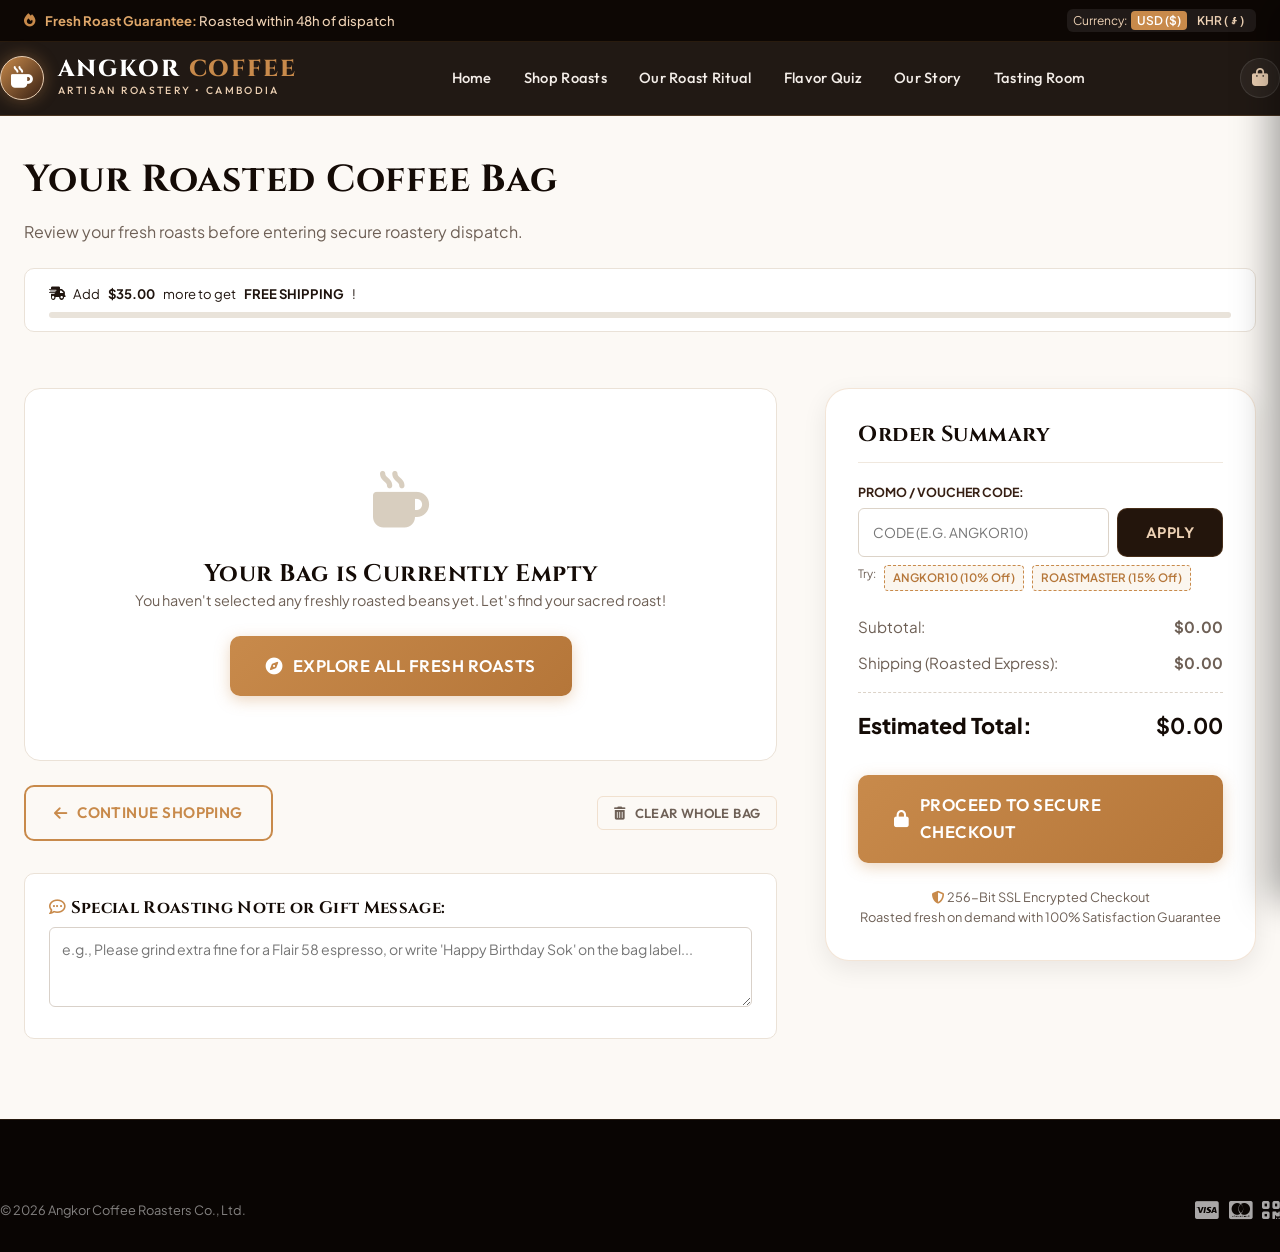
<file: cart.html>
<!DOCTYPE html>
<html lang="en">
<head>
  <meta charset="UTF-8">
  <meta name="viewport" content="width=device-width, initial-scale=1.0">
  <title>Shopping Bag & Cart | Angkor Coffee Roasters</title>
  
  <link rel="icon" href="data:image/svg+xml,<svg xmlns=%22http://www.w3.org/2000/svg%22 viewBox=%220 0 100 100%22><text y=%22.9em%22 font-size=%2290%22>☕</text></svg>">
  <link rel="preconnect" href="https://fonts.googleapis.com">
  <link rel="preconnect" href="https://fonts.gstatic.com" crossorigin>
  <link rel="stylesheet" href="https://cdnjs.cloudflare.com/ajax/libs/font-awesome/6.5.1/css/all.min.css">
  <link rel="stylesheet" href="css/style.css">

  <style>
    .cart-page-layout {
      display: grid;
      grid-template-columns: 1.4fr 0.8fr;
      gap: 3rem;
      padding: 3.5rem 0 5rem;
    }

    .cart-items-table {
      width: 100%;
      border-collapse: collapse;
      background: #ffffff;
      border-radius: var(--radius-lg);
      overflow: hidden;
      box-shadow: var(--shadow-sm);
      border: 1px solid rgba(200, 138, 75, 0.16);
    }

    .cart-items-table th {
      background: #faf6f1;
      padding: 1.1rem 1.25rem;
      text-align: left;
      font-size: 0.82rem;
      font-weight: 700;
      text-transform: uppercase;
      letter-spacing: 0.05em;
      color: var(--coffee-700);
      border-bottom: 1px solid #ebe2d7;
    }

    .cart-items-table td {
      padding: 1.25rem;
      border-bottom: 1px solid #f2ece4;
      vertical-align: middle;
    }

    .cart-row-product {
      display: flex;
      gap: 1.25rem;
      align-items: center;
    }

    .cart-row-img {
      width: 80px;
      height: 80px;
      border-radius: var(--radius-sm);
      object-fit: cover;
      border: 1px solid #e5dcce;
    }

    .cart-order-summary-box {
      background: #ffffff;
      border-radius: var(--radius-xl);
      border: 1px solid var(--coffee-border);
      padding: 2rem;
      box-shadow: var(--shadow-md);
      height: fit-content;
      position: sticky;
      top: 90px;
    }

    .cart-order-summary-box h3 {
      font-size: 1.35rem;
      margin-bottom: 1.25rem;
      border-bottom: 1px solid #f0e8de;
      padding-bottom: 0.85rem;
    }

    .summary-line {
      display: flex;
      justify-content: space-between;
      margin-bottom: 0.75rem;
      font-size: 0.95rem;
      color: var(--coffee-text-muted);
    }

    .summary-line.total {
      font-size: 1.35rem;
      font-weight: 800;
      color: var(--coffee-900);
      border-top: 1px dashed #dcd3c8;
      padding-top: 1rem;
      margin-top: 1rem;
    }

    .quick-coupons-strip {
      display: flex;
      gap: 0.5rem;
      margin-top: 0.5rem;
    }

    .quick-coupon-pill {
      font-size: 0.72rem;
      background: #fbf6ef;
      border: 1px dashed var(--coffee-gold);
      color: var(--coffee-gold-hover);
      padding: 3px 8px;
      border-radius: 4px;
      cursor: pointer;
      font-weight: 600;
    }

    @media (max-width: 992px) {
      .cart-page-layout {
        grid-template-columns: 1fr;
      }
      .cart-order-summary-box {
        position: static;
      }
    }
  </style>
</head>
<body>

  <!-- Top Announcement Bar -->
  <div class="announcement-bar">
    <div class="container announcement-inner">
      <div class="announcement-msg">
        <i class="fa-solid fa-fire text-gold"></i>
        <span><strong>Fresh Roast Guarantee:</strong> Roasted within 48h of dispatch</span>
      </div>
      <div class="announcement-actions">
        <div class="currency-switcher">
          <span style="font-size: 0.75rem;">Currency:</span>
          <button class="currency-toggle-btn active" data-currency="USD">USD ($)</button>
          <button class="currency-toggle-btn" data-currency="KHR">KHR (៛)</button>
        </div>
      </div>
    </div>
  </div>

  <!-- Header -->
  <header class="site-header">
    <div class="container header-inner">
      <a href="index.html" class="brand-logo">
        <div class="brand-icon-wrap"><i class="fa-solid fa-mug-hot"></i></div>
        <div class="brand-text">
          <span class="brand-title">ANGKOR <span>COFFEE</span></span>
          <span class="brand-tagline">Artisan Roastery • Cambodia</span>
        </div>
      </a>

      <nav class="main-nav" id="mainNav">
        <a href="index.html" class="nav-link">Home</a>
        <a href="shop.html" class="nav-link">Shop Roasts</a>
        <a href="index.html#roastingRitual" class="nav-link">Our Roast Ritual</a>
        <a href="index.html#quizSection" class="nav-link">Flavor Quiz</a>
        <a href="story.html" class="nav-link">Our Story</a>
        <a href="contact.html" class="nav-link">Tasting Room</a>
      </nav>

      <div class="header-utilities">
        <div class="cart-btn-wrap">
          <button class="header-icon-btn open-cart-btn" title="View Bag">
            <i class="fa-solid fa-bag-shopping"></i>
            <span class="cart-badge">0</span>
          </button>
        </div>
        <button class="mobile-toggle-btn" id="mobileNavToggle"><i class="fa-solid fa-bars"></i></button>
      </div>
    </div>
  </header>

  <!-- Cart Container -->
  <main class="container">
    <div style="padding-top: 2.5rem;">
      <h1 class="section-title">Your Roasted Coffee Bag</h1>
      <p style="color: var(--coffee-text-muted);">Review your fresh roasts before entering secure roastery dispatch.</p>
    </div>

    <!-- Free Shipping Progress -->
    <div class="free-shipping-progress" id="cartPageShippingProgress" style="margin-top: 1.5rem; border-radius: var(--radius-md); border: 1px solid #eae2d8;"></div>

    <div class="cart-page-layout">
      <!-- Items Container -->
      <section>
        <div id="cartPageItemsContainer">
          <!-- Rendered dynamically -->
        </div>

        <div style="display: flex; justify-content: space-between; align-items: center; margin-top: 1.5rem; flex-wrap: wrap; gap: 1rem;">
          <a href="shop.html" class="btn btn-outline">
            <i class="fa-solid fa-arrow-left"></i> Continue Shopping
          </a>
          <button class="btn btn-outline-sm" onclick="handleClearCartPrompt()">
            <i class="fa-solid fa-trash-can"></i> Clear Whole Bag
          </button>
        </div>

        <!-- Special Roaster Note -->
        <div style="background: #ffffff; border: 1px solid #ebe2d7; border-radius: var(--radius-md); padding: 1.5rem; margin-top: 2rem;">
          <h4 style="margin-bottom: 0.5rem; font-size: 1.05rem;"><i class="fa-regular fa-comment-dots text-gold"></i> Special Roasting Note or Gift Message:</h4>
          <textarea placeholder="e.g., Please grind extra fine for a Flair 58 espresso, or write 'Happy Birthday Sok' on the bag label..." rows="3" style="width: 100%; border: 1px solid #d9d1c9; border-radius: var(--radius-sm); padding: 0.75rem; font-size: 0.88rem;"></textarea>
        </div>
      </section>

      <!-- Order Summary -->
      <aside class="cart-order-summary-box">
        <h3>Order Summary</h3>

        <!-- Coupon input -->
        <div style="margin-bottom: 1.5rem;">
          <label style="display: block; font-size: 0.78rem; font-weight: 700; text-transform: uppercase; color: var(--coffee-700); margin-bottom: 0.35rem;">Promo / Voucher Code:</label>
          <div style="display: flex; gap: 0.5rem;">
            <input type="text" id="cartPageCouponInput" placeholder="Code (e.g. ANGKOR10)" style="flex: 1; padding: 0.6rem 0.85rem; border: 1px solid #dcd3c8; border-radius: var(--radius-sm); text-transform: uppercase; font-size: 0.85rem;">
            <button type="button" class="btn btn-secondary" onclick="applyCartPageCoupon()">Apply</button>
          </div>
          <div class="quick-coupons-strip">
            <span style="font-size: 0.72rem; color: var(--coffee-text-muted);">Try:</span>
            <span class="quick-coupon-pill" onclick="quickApply('ANGKOR10')">ANGKOR10 (10% Off)</span>
            <span class="quick-coupon-pill" onclick="quickApply('ROASTMASTER')">ROASTMASTER (15% Off)</span>
          </div>
          <div id="cartPageAppliedCoupon" class="applied-coupon-tag" style="margin-top: 0.75rem; display: none;"></div>
        </div>

        <div class="summary-line">
          <span>Subtotal:</span>
          <strong id="cartPageSubtotal">$0.00</strong>
        </div>
        <div class="summary-line" id="cartPageDiscountRow" style="display: none; color: #10b981;">
          <span>Discount:</span>
          <strong id="cartPageDiscount">-$0.00</strong>
        </div>
        <div class="summary-line">
          <span>Shipping (Roasted Express):</span>
          <strong id="cartPageShipping">$4.50</strong>
        </div>
        <div class="summary-line total">
          <span>Estimated Total:</span>
          <strong id="cartPageTotal">$0.00</strong>
        </div>

        <div style="margin-top: 2rem;">
          <a href="checkout.html" class="btn btn-primary btn-large btn-block">
            <i class="fa-solid fa-lock"></i> Proceed to Secure Checkout
          </a>
        </div>

        <div style="margin-top: 1.5rem; text-align: center; font-size: 0.8rem; color: var(--coffee-text-muted);">
          <i class="fa-solid fa-shield-halved text-gold"></i> 256-Bit SSL Encrypted Checkout<br>
          Roasted fresh on demand with 100% Satisfaction Guarantee
        </div>
      </aside>
    </div>
  </main>

  <!-- Footer -->
  <footer class="site-footer">
    <div class="container footer-bottom" style="border: none; padding: 0;">
      <div>&copy; 2026 Angkor Coffee Roasters Co., Ltd.</div>
      <div class="payment-badges">
        <i class="fa-brands fa-cc-visa"></i>
        <i class="fa-brands fa-cc-mastercard"></i>
        <i class="fa-solid fa-qrcode"></i>
      </div>
    </div>
  </footer>

  <!-- Slide-Out Shopping Cart Drawer -->
  <div class="cart-drawer-overlay" id="cartDrawerOverlay"></div>
  <aside class="cart-drawer" id="cartDrawer">
    <div class="drawer-header">
      <h3><i class="fa-solid fa-bag-shopping text-gold"></i> Your Coffee Bag</h3>
      <button class="drawer-close-btn" id="cartDrawerCloseBtn">&times;</button>
    </div>
    <div class="free-shipping-progress" id="freeShippingProgress"></div>
    <div class="drawer-body" id="cartDrawerItems"></div>
  </aside>

  <div id="toastNotificationContainer" class="toast-container"></div>

  <!-- Scripts -->
  <script src="js/products.js"></script>
  <script src="js/cart.js"></script>
  <script src="js/main.js"></script>

  <script>
    function renderFullCartPage() {
      const container = document.getElementById('cartPageItemsContainer');
      const progressContainer = document.getElementById('cartPageShippingProgress');
      const subtotal = cartService.getSubtotal();
      const discount = cartService.getDiscountAmount();
      const shipping = cartService.getShippingFee();
      const total = cartService.getFinalTotal();

      // Free shipping progress bar
      if (progressContainer) {
        if (subtotal >= FREE_SHIPPING_THRESHOLD) {
          progressContainer.innerHTML = `
            <div class="shipping-unlocked"><i class="fa-solid fa-circle-check"></i> <strong>You've unlocked Free Express Shipping!</strong> (Orders $${FREE_SHIPPING_THRESHOLD}+)</div>
            <div class="progress-bar-track"><div class="progress-bar-fill" style="width: 100%"></div></div>
          `;
        } else {
          const remaining = (FREE_SHIPPING_THRESHOLD - subtotal).toFixed(2);
          const percent = Math.min(100, Math.round((subtotal / FREE_SHIPPING_THRESHOLD) * 100));
          progressContainer.innerHTML = `
            <div class="shipping-needed"><i class="fa-solid fa-truck-fast"></i> Add <strong>${cartService.formatPrice(remaining)}</strong> more to get <strong>FREE SHIPPING</strong>!</div>
            <div class="progress-bar-track"><div class="progress-bar-fill" style="width: ${percent}%"></div></div>
          `;
        }
      }

      if (cartService.cart.length === 0) {
        container.innerHTML = `
          <div class="empty-cart-state" style="background: #fff; border-radius: var(--radius-lg); border: 1px solid #ebe2d7; padding: 4rem 2rem;">
            <div class="empty-cart-icon"><i class="fa-solid fa-mug-hot"></i></div>
            <h2>Your Bag is Currently Empty</h2>
            <p>You haven't selected any freshly roasted beans yet. Let's find your sacred roast!</p>
            <a href="shop.html" class="btn btn-primary btn-large">
              <i class="fa-solid fa-compass"></i> Explore All Fresh Roasts
            </a>
          </div>
        `;
        document.getElementById('cartPageSubtotal').textContent = cartService.formatPrice(0);
        document.getElementById('cartPageShipping').textContent = cartService.formatPrice(0);
        document.getElementById('cartPageTotal').textContent = cartService.formatPrice(0);
        return;
      }

      let html = `
        <table class="cart-items-table">
          <thead>
            <tr>
              <th>Roast</th>
              <th>Unit Price</th>
              <th>Quantity</th>
              <th>Total</th>
              <th>Action</th>
            </tr>
          </thead>
          <tbody>
      `;

      cartService.cart.forEach(item => {
        html += `
          <tr>
            <td>
              <div class="cart-row-product">
                <img src="${item.image}" alt="${item.name}" class="cart-row-img">
                <div>
                  <h4 style="font-size: 1.05rem; margin-bottom: 2px;">${item.name}</h4>
                  <div style="font-size: 0.78rem; color: var(--coffee-text-muted);">
                    <span class="spec-pill">${item.weight}</span> • <span class="spec-pill">${item.grind}</span>
                  </div>
                </div>
              </div>
            </td>
            <td><strong>${cartService.formatPrice(item.unitPrice)}</strong></td>
            <td>
              <div class="qty-stepper">
                <button type="button" onclick="cartService.updateQuantity('${item.cartItemId}', ${item.quantity - 1}); renderFullCartPage();">-</button>
                <input type="number" value="${item.quantity}" readonly>
                <button type="button" onclick="cartService.updateQuantity('${item.cartItemId}', ${item.quantity + 1}); renderFullCartPage();">+</button>
              </div>
            </td>
            <td><strong style="font-size: 1.1rem; color: var(--coffee-900);">${cartService.formatPrice(item.unitPrice * item.quantity)}</strong></td>
            <td>
              <button class="cart-item-remove" onclick="cartService.removeItem('${item.cartItemId}'); renderFullCartPage();" title="Remove roast">
                <i class="fa-solid fa-trash-can" style="font-size: 1.1rem;"></i>
              </button>
            </td>
          </tr>
        `;
      });

      html += `</tbody></table>`;
      container.innerHTML = html;

      // Summary lines
      document.getElementById('cartPageSubtotal').textContent = cartService.formatPrice(subtotal);

      const discountRow = document.getElementById('cartPageDiscountRow');
      const discountEl = document.getElementById('cartPageDiscount');
      if (discount > 0) {
        discountRow.style.display = 'flex';
        discountEl.textContent = `-${cartService.formatPrice(discount)}`;
      } else {
        discountRow.style.display = 'none';
      }

      document.getElementById('cartPageShipping').textContent = shipping === 0 ? 'FREE' : cartService.formatPrice(shipping);
      document.getElementById('cartPageTotal').textContent = cartService.formatPrice(total);

      // Coupon pill tag
      const couponTag = document.getElementById('cartPageAppliedCoupon');
      if (cartService.appliedCoupon) {
        couponTag.style.display = 'inline-flex';
        couponTag.innerHTML = `
          <span><i class="fa-solid fa-tag"></i> ${cartService.appliedCoupon.code} (${cartService.appliedCoupon.name})</span>
          <button type="button" onclick="cartService.removeCoupon(); renderFullCartPage();"><i class="fa-solid fa-xmark"></i></button>
        `;
      } else {
        couponTag.style.display = 'none';
      }
    }

    function applyCartPageCoupon() {
      const input = document.getElementById('cartPageCouponInput');
      if (input && input.value) {
        const res = cartService.applyCouponCode(input.value);
        if (!res.success) {
          alert(res.message);
        } else {
          input.value = '';
          renderFullCartPage();
        }
      }
    }

    function quickApply(code) {
      document.getElementById('cartPageCouponInput').value = code;
      applyCartPageCoupon();
    }

    function handleClearCartPrompt() {
      if (confirm('Are you sure you want to empty your entire bag?')) {
        cartService.clearCart();
        renderFullCartPage();
      }
    }

    document.addEventListener('DOMContentLoaded', () => {
      renderFullCartPage();
      window.addEventListener('angkor_cart_updated', renderFullCartPage);
      window.addEventListener('angkor_currency_changed', renderFullCartPage);
    });
  </script>
</body>
</html>
</file>
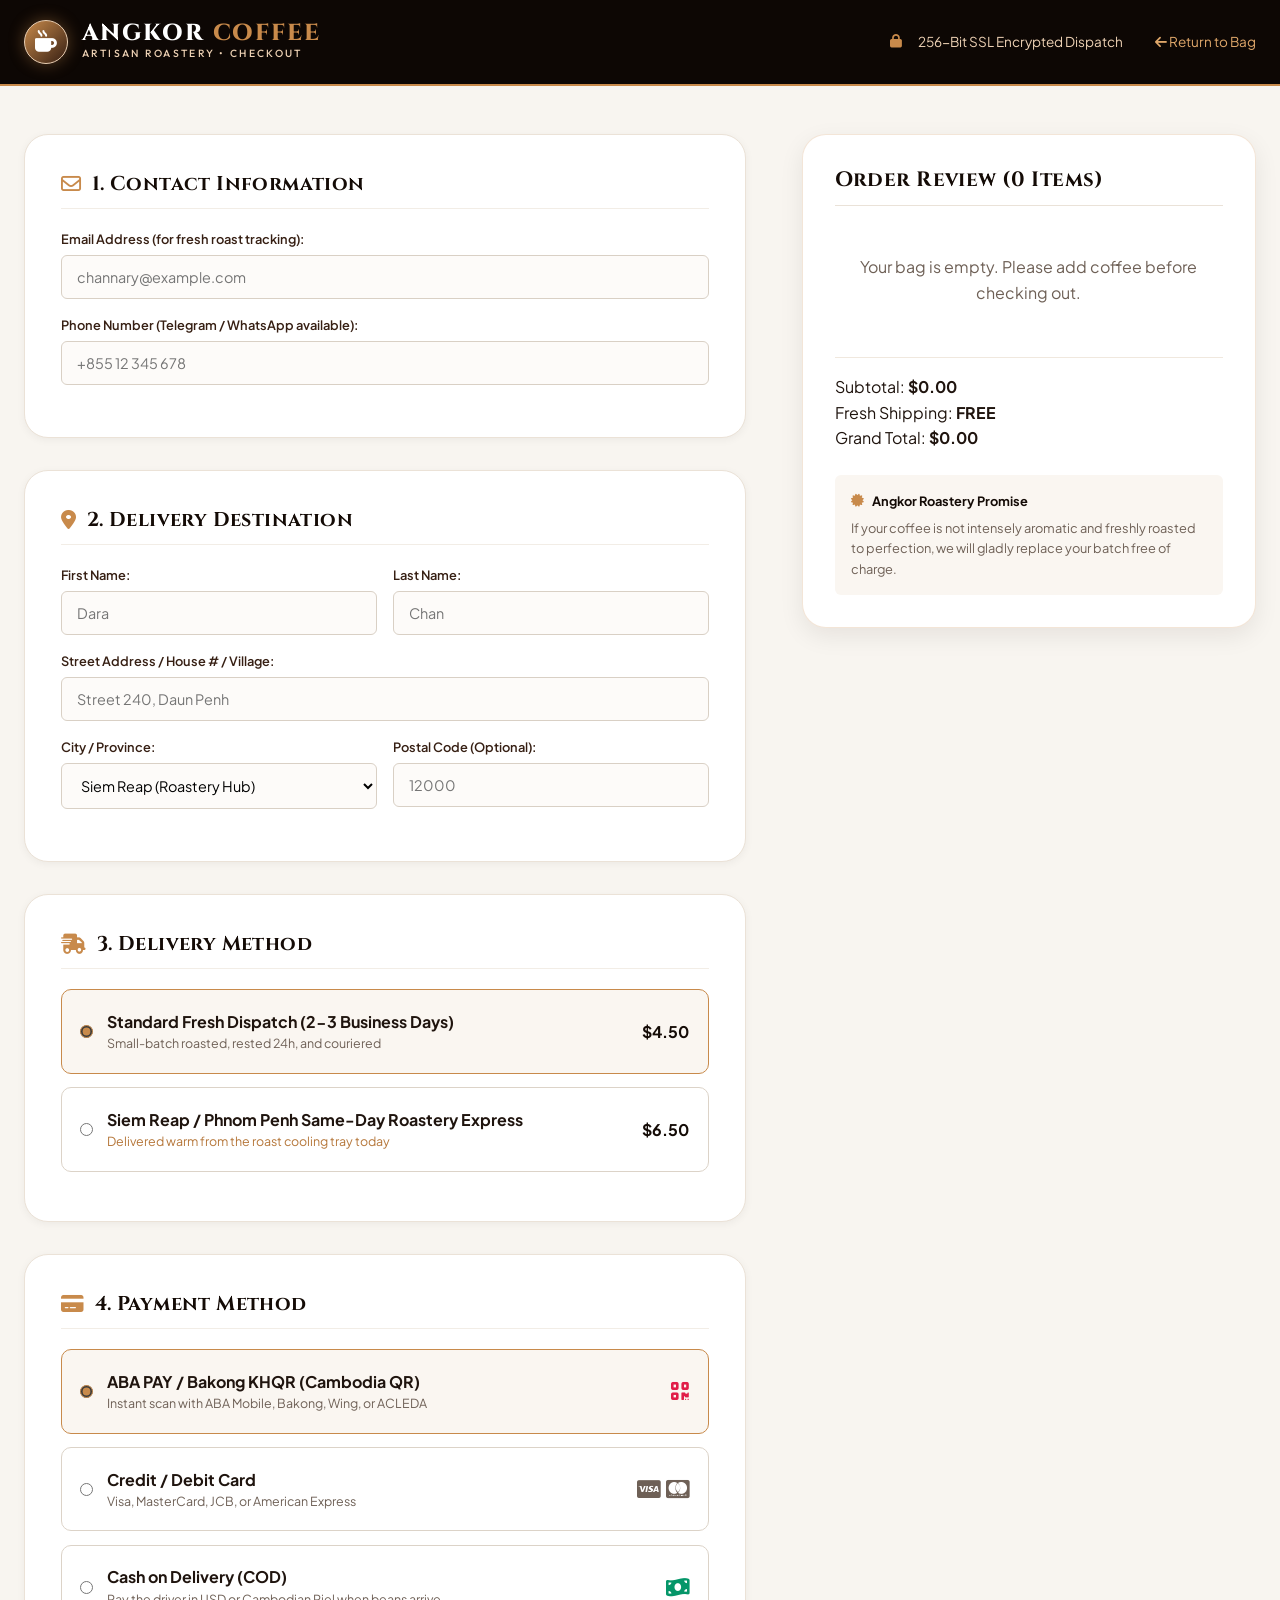
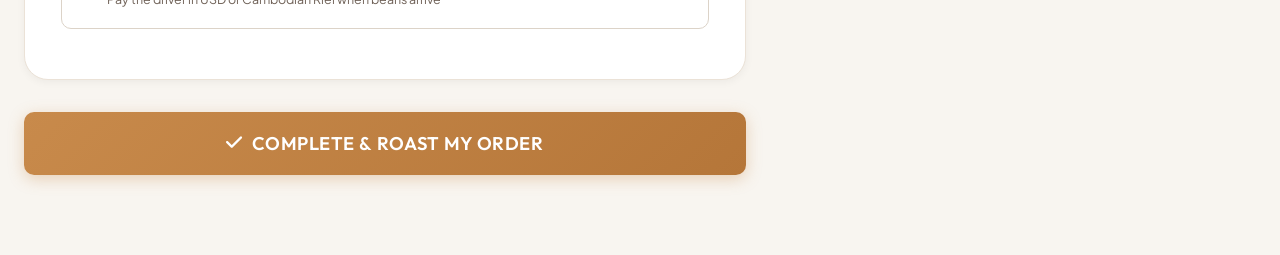
<file: checkout.html>
<!DOCTYPE html>
<html lang="en">
<head>
  <meta charset="UTF-8">
  <meta name="viewport" content="width=device-width, initial-scale=1.0">
  <title>Secure Checkout | Angkor Coffee Roasters</title>
  
  <link rel="icon" href="data:image/svg+xml,<svg xmlns=%22http://www.w3.org/2000/svg%22 viewBox=%220 0 100 100%22><text y=%22.9em%22 font-size=%2290%22>☕</text></svg>">
  <link rel="preconnect" href="https://fonts.googleapis.com">
  <link rel="preconnect" href="https://fonts.gstatic.com" crossorigin>
  <link rel="stylesheet" href="https://cdnjs.cloudflare.com/ajax/libs/font-awesome/6.5.1/css/all.min.css">
  <link rel="stylesheet" href="css/style.css">

  <style>
    .checkout-header {
      background: var(--coffee-950);
      color: #fff;
      padding: 1.25rem 0;
      border-bottom: 2px solid var(--coffee-gold);
    }
    .checkout-header-inner {
      display: flex;
      justify-content: space-between;
      align-items: center;
    }
    .checkout-layout {
      display: grid;
      grid-template-columns: 1.35fr 0.85fr;
      gap: 3.5rem;
      padding: 3rem 0 5rem;
    }
    .checkout-form-section {
      background: #ffffff;
      border-radius: var(--radius-xl);
      border: 1px solid #ebe2d7;
      padding: 2.25rem;
      box-shadow: var(--shadow-sm);
      margin-bottom: 2rem;
    }
    .checkout-form-section h3 {
      font-size: 1.25rem;
      margin-bottom: 1.25rem;
      display: flex;
      align-items: center;
      gap: 0.65rem;
      color: var(--coffee-900);
      border-bottom: 1px solid #f2ede6;
      padding-bottom: 0.75rem;
    }
    .form-grid-2 {
      display: grid;
      grid-template-columns: 1fr 1fr;
      gap: 1rem;
    }
    .checkout-field {
      margin-bottom: 1rem;
    }
    .checkout-field label {
      display: block;
      font-size: 0.8rem;
      font-weight: 600;
      color: var(--coffee-700);
      margin-bottom: 0.35rem;
    }
    .checkout-field input, .checkout-field select {
      width: 100%;
      padding: 0.75rem 0.95rem;
      border: 1px solid #d9d0c5;
      border-radius: var(--radius-sm);
      font-size: 0.9rem;
      background: #fdfbf9;
    }
    .checkout-field input:focus, .checkout-field select:focus {
      border-color: var(--coffee-gold);
      background: #fff;
    }
    .payment-option-card {
      border: 1.5px solid #dcd3c8;
      border-radius: var(--radius-md);
      padding: 1.15rem;
      margin-bottom: 0.85rem;
      cursor: pointer;
      transition: all var(--transition-fast);
      display: flex;
      align-items: center;
      gap: 0.85rem;
    }
    .payment-option-card:hover, .payment-option-card.active {
      border-color: var(--coffee-gold);
      background: #faf6f1;
    }
    .payment-option-card input {
      accent-color: var(--coffee-gold);
    }
    .payment-option-content {
      flex: 1;
      display: flex;
      justify-content: space-between;
      align-items: center;
    }
    .payment-icons-strip {
      display: flex;
      gap: 0.4rem;
      font-size: 1.3rem;
      color: var(--coffee-text-muted);
    }

    /* Checkout Order Summary */
    .checkout-summary-card {
      background: #ffffff;
      border-radius: var(--radius-xl);
      border: 1px solid var(--coffee-border);
      padding: 2rem;
      box-shadow: var(--shadow-md);
      height: fit-content;
      position: sticky;
      top: 30px;
    }
    .checkout-item-row {
      display: flex;
      align-items: center;
      gap: 1rem;
      padding: 0.85rem 0;
      border-bottom: 1px solid #f2ece4;
    }
    .checkout-item-img {
      width: 56px;
      height: 56px;
      border-radius: var(--radius-sm);
      object-fit: cover;
      border: 1px solid #e5dcce;
    }
    .checkout-item-meta {
      flex: 1;
    }
    .checkout-item-meta strong {
      display: block;
      font-size: 0.88rem;
      color: var(--coffee-900);
    }
    .checkout-item-meta span {
      font-size: 0.75rem;
      color: var(--coffee-text-muted);
    }

    /* KHQR Simulation Modal */
    .khqr-modal-container {
      background: #fff;
      border-radius: var(--radius-xl);
      padding: 2.5rem;
      max-width: 440px;
      width: 100%;
      text-align: center;
      box-shadow: var(--shadow-dark);
      border: 2px solid #e11d48;
    }
    .khqr-header {
      background: #e11d48;
      color: #fff;
      padding: 0.65rem 1rem;
      border-radius: var(--radius-sm);
      font-weight: 700;
      letter-spacing: 0.1em;
      margin-bottom: 1.5rem;
    }
    .khqr-qr-box {
      width: 220px;
      height: 220px;
      margin: 0 auto 1.5rem;
      background: #ffffff;
      border: 2px dashed #e11d48;
      display: flex;
      flex-direction: column;
      align-items: center;
      justify-content: center;
      position: relative;
    }

    /* Success Receipt Modal */
    .success-modal-card {
      background: #ffffff;
      border-radius: var(--radius-xl);
      padding: 3rem 2.5rem;
      max-width: 580px;
      width: 100%;
      text-align: center;
      border: 2px solid #10b981;
      box-shadow: var(--shadow-dark);
    }
    .success-icon-wrap {
      width: 72px;
      height: 72px;
      border-radius: 50%;
      background: #ecfdf5;
      color: #10b981;
      font-size: 2.2rem;
      display: flex;
      align-items: center;
      justify-content: center;
      margin: 0 auto 1.25rem;
    }

    @media (max-width: 900px) {
      .checkout-layout {
        grid-template-columns: 1fr;
      }
      .form-grid-2 {
        grid-template-columns: 1fr;
      }
      .checkout-summary-card {
        position: static;
      }
    }
  </style>
</head>
<body style="background: #f8f5f0;">

  <!-- Simple Checkout Header -->
  <header class="checkout-header">
    <div class="container checkout-header-inner">
      <a href="index.html" class="brand-logo">
        <div class="brand-icon-wrap"><i class="fa-solid fa-mug-hot"></i></div>
        <div class="brand-text">
          <span class="brand-title">ANGKOR <span>COFFEE</span></span>
          <span class="brand-tagline">Artisan Roastery • Checkout</span>
        </div>
      </a>
      <div style="display: flex; align-items: center; gap: 1rem; font-size: 0.85rem; color: var(--coffee-crema);">
        <i class="fa-solid fa-lock text-gold"></i>
        <span>256-Bit SSL Encrypted Dispatch</span>
        <a href="cart.html" style="color: var(--coffee-gold-light); margin-left: 1rem;">
          <i class="fa-solid fa-arrow-left"></i> Return to Bag
        </a>
      </div>
    </div>
  </header>

  <!-- Checkout Main Container -->
  <main class="container">
    <form id="checkoutForm" onsubmit="handlePlaceOrder(event)" class="checkout-layout">
      <!-- Left Column: Customer & Delivery Details -->
      <div>
        <!-- Section 1: Customer Info -->
        <div class="checkout-form-section">
          <h3><i class="fa-regular fa-envelope text-gold"></i> 1. Contact Information</h3>
          <div class="checkout-field">
            <label for="custEmail">Email Address (for fresh roast tracking):</label>
            <input type="email" id="custEmail" required placeholder="channary@example.com">
          </div>
          <div class="checkout-field">
            <label for="custPhone">Phone Number (Telegram / WhatsApp available):</label>
            <input type="tel" id="custPhone" required placeholder="+855 12 345 678">
          </div>
        </div>

        <!-- Section 2: Delivery Address -->
        <div class="checkout-form-section">
          <h3><i class="fa-solid fa-location-dot text-gold"></i> 2. Delivery Destination</h3>
          <div class="form-grid-2">
            <div class="checkout-field">
              <label for="firstName">First Name:</label>
              <input type="text" id="firstName" required placeholder="Dara">
            </div>
            <div class="checkout-field">
              <label for="lastName">Last Name:</label>
              <input type="text" id="lastName" required placeholder="Chan">
            </div>
          </div>
          <div class="checkout-field">
            <label for="streetAddress">Street Address / House # / Village:</label>
            <input type="text" id="streetAddress" required placeholder="Street 240, Daun Penh">
          </div>
          <div class="form-grid-2">
            <div class="checkout-field">
              <label for="citySelect">City / Province:</label>
              <select id="citySelect" required>
                <option value="Siem Reap" selected>Siem Reap (Roastery Hub)</option>
                <option value="Phnom Penh">Phnom Penh (Same-Day Express)</option>
                <option value="Battambang">Battambang</option>
                <option value="Sihanoukville">Sihanoukville / Coastal</option>
                <option value="Kampot">Kampot & Kep</option>
                <option value="Mondulkiri">Mondulkiri (Highland Origin)</option>
                <option value="International">International (Worldwide DHL)</option>
              </select>
            </div>
            <div class="checkout-field">
              <label for="postalCode">Postal Code (Optional):</label>
              <input type="text" id="postalCode" placeholder="12000">
            </div>
          </div>
        </div>

        <!-- Section 3: Delivery Speed -->
        <div class="checkout-form-section">
          <h3><i class="fa-solid fa-truck-fast text-gold"></i> 3. Delivery Method</h3>
          <label class="payment-option-card active" onclick="selectDeliverySpeed('standard')">
            <input type="radio" name="deliverySpeed" value="standard" checked>
            <div class="payment-option-content">
              <div>
                <strong>Standard Fresh Dispatch (2-3 Business Days)</strong>
                <span style="display: block; font-size: 0.78rem; color: var(--coffee-text-muted);">Small-batch roasted, rested 24h, and couriered</span>
              </div>
              <span id="deliveryPriceTag" style="font-weight: 700; color: var(--coffee-900);">$4.50</span>
            </div>
          </label>
          <label class="payment-option-card" onclick="selectDeliverySpeed('express')">
            <input type="radio" name="deliverySpeed" value="express">
            <div class="payment-option-content">
              <div>
                <strong>Siem Reap / Phnom Penh Same-Day Roastery Express</strong>
                <span style="display: block; font-size: 0.78rem; color: var(--coffee-gold-hover);">Delivered warm from the roast cooling tray today</span>
              </div>
              <span style="font-weight: 700; color: var(--coffee-900);">$6.50</span>
            </div>
          </label>
        </div>

        <!-- Section 4: Payment Method -->
        <div class="checkout-form-section">
          <h3><i class="fa-solid fa-credit-card text-gold"></i> 4. Payment Method</h3>
          
          <!-- Option ABA PAY KHQR -->
          <label class="payment-option-card active" id="payOptABA" onclick="selectPaymentMethod('khqr')">
            <input type="radio" name="paymentMethod" value="khqr" checked>
            <div class="payment-option-content">
              <div>
                <strong>ABA PAY / Bakong KHQR (Cambodia QR)</strong>
                <span style="display: block; font-size: 0.78rem; color: var(--coffee-text-muted);">Instant scan with ABA Mobile, Bakong, Wing, or ACLEDA</span>
              </div>
              <div class="payment-icons-strip">
                <i class="fa-solid fa-qrcode" style="color: #e11d48;"></i>
              </div>
            </div>
          </label>

          <!-- Option Credit Card -->
          <label class="payment-option-card" id="payOptCard" onclick="selectPaymentMethod('card')">
            <input type="radio" name="paymentMethod" value="card">
            <div class="payment-option-content">
              <div>
                <strong>Credit / Debit Card</strong>
                <span style="display: block; font-size: 0.78rem; color: var(--coffee-text-muted);">Visa, MasterCard, JCB, or American Express</span>
              </div>
              <div class="payment-icons-strip">
                <i class="fa-brands fa-cc-visa"></i>
                <i class="fa-brands fa-cc-mastercard"></i>
              </div>
            </div>
          </label>

          <!-- Simulated Card Input Fields (hidden by default) -->
          <div id="cardDetailsBox" style="display: none; background: #faf6f1; border-radius: var(--radius-sm); padding: 1.25rem; margin-bottom: 1rem; border: 1px solid #e0d5c8;">
            <div class="checkout-field">
              <label>Cardholder Name:</label>
              <input type="text" placeholder="DARA CHAN">
            </div>
            <div class="checkout-field">
              <label>Card Number:</label>
              <input type="text" placeholder="4242 •••• •••• 4242" maxlength="19">
            </div>
            <div class="form-grid-2">
              <div class="checkout-field">
                <label>Expiry (MM/YY):</label>
                <input type="text" placeholder="10/28" maxlength="5">
              </div>
              <div class="checkout-field">
                <label>CVV / CVC:</label>
                <input type="text" placeholder="888" maxlength="4">
              </div>
            </div>
          </div>

          <!-- Option Cash on Delivery -->
          <label class="payment-option-card" id="payOptCOD" onclick="selectPaymentMethod('cod')">
            <input type="radio" name="paymentMethod" value="cod">
            <div class="payment-option-content">
              <div>
                <strong>Cash on Delivery (COD)</strong>
                <span style="display: block; font-size: 0.78rem; color: var(--coffee-text-muted);">Pay the driver in USD or Cambodian Riel when beans arrive</span>
              </div>
              <div class="payment-icons-strip">
                <i class="fa-solid fa-money-bill-wave" style="color: #059669;"></i>
              </div>
            </div>
          </label>
        </div>

        <button type="submit" class="btn btn-primary btn-large btn-block" style="padding: 1.25rem; font-size: 1.15rem;">
          <i class="fa-solid fa-check"></i> Complete & Roast My Order
        </button>
      </div>

      <!-- Right Column: Order Review -->
      <aside>
        <div class="checkout-summary-card">
          <h3 style="font-size: 1.3rem; margin-bottom: 1rem; border-bottom: 1px solid #eae2d8; padding-bottom: 0.75rem;">
            Order Review (<span id="checkoutTotalCount">0</span> Items)
          </h3>

          <div id="checkoutItemsList" style="max-height: 280px; overflow-y: auto; margin-bottom: 1.25rem;">
            <!-- Rendered dynamically -->
          </div>

          <div style="border-top: 1px solid #f0e8de; padding-top: 1rem; margin-top: 1rem;">
            <div class="summary-line">
              <span>Subtotal:</span>
              <strong id="coSubtotal">$0.00</strong>
            </div>
            <div class="summary-line" id="coDiscountRow" style="display: none; color: #10b981;">
              <span>Discount Promo:</span>
              <strong id="coDiscount">-$0.00</strong>
            </div>
            <div class="summary-line">
              <span>Fresh Shipping:</span>
              <strong id="coShipping">$4.50</strong>
            </div>
            <div class="summary-line total">
              <span>Grand Total:</span>
              <strong id="coGrandTotal">$0.00</strong>
            </div>
          </div>

          <div style="margin-top: 1.5rem; background: #faf6f1; border-radius: var(--radius-sm); padding: 1rem; font-size: 0.8rem; color: var(--coffee-text-muted);">
            <div style="display: flex; gap: 0.5rem; align-items: center; margin-bottom: 0.4rem; color: var(--coffee-900); font-weight: 700;">
              <i class="fa-solid fa-certificate text-gold"></i> Angkor Roastery Promise
            </div>
            If your coffee is not intensely aromatic and freshly roasted to perfection, we will gladly replace your batch free of charge.
          </div>
        </div>
      </aside>
    </form>
  </main>

  <!-- Simulated ABA PAY KHQR Modal -->
  <div id="khqrModal" class="angkor-modal-overlay">
    <div class="khqr-modal-container animate-scale-up">
      <div class="khqr-header">
        <i class="fa-solid fa-qrcode"></i> ABA PAY • BAKONG KHQR
      </div>
      <p style="font-size: 0.9rem; margin-bottom: 1rem; color: var(--coffee-text-muted);">
        Scan with <strong>ABA Mobile, Bakong, Wing, ACLEDA</strong> or any Cambodian banking app:
      </p>
      <div class="khqr-qr-box">
        <i class="fa-solid fa-qrcode" style="font-size: 140px; color: #1e293b;"></i>
        <span style="font-size: 0.72rem; font-weight: 700; color: #e11d48; margin-top: 0.5rem;">ANGKOR COFFEE ROASTERS</span>
      </div>
      <div style="font-size: 1.35rem; font-weight: 800; color: #1e293b; margin-bottom: 1rem;" id="khqrAmountDisplay">
        $0.00
      </div>
      <p style="font-size: 0.8rem; color: #64748b; margin-bottom: 1.5rem;">
        Merchant: Angkor Coffee Roasters Co., Ltd.<br>Account: 001 889 421 (USD)
      </p>
      <button class="btn btn-primary btn-block" onclick="completeOrderSuccess()">
        <i class="fa-solid fa-circle-check"></i> I Have Completed the Transfer
      </button>
    </div>
  </div>

  <!-- Order Placed Success Modal -->
  <div id="orderSuccessModal" class="angkor-modal-overlay">
    <div class="success-modal-card animate-scale-up">
      <div class="success-icon-wrap">
        <i class="fa-solid fa-check"></i>
      </div>
      <span class="section-eyebrow" style="color: #10b981;">Order Confirmed & Scheduled for Roasting</span>
      <h2 style="font-size: 1.85rem; margin: 0.5rem 0;" id="successOrderNumber">Batch Order #AK-9481</h2>
      <p style="color: var(--coffee-text-muted); font-size: 0.95rem; margin-bottom: 1.5rem;">
        Thank you for honoring Cambodian highland coffee! Our Master Roasters are queuing your batch for cast-iron drum roasting.
      </p>

      <div style="background: #faf6f1; border-radius: var(--radius-md); padding: 1.25rem; text-align: left; margin-bottom: 1.75rem; border: 1px solid #ebe2d7; font-size: 0.88rem;">
        <div style="display: flex; justify-content: space-between; margin-bottom: 0.4rem;">
          <span style="color: var(--coffee-text-muted);">Estimated Roast Date:</span>
          <strong>Tomorrow, 8:00 AM</strong>
        </div>
        <div style="display: flex; justify-content: space-between; margin-bottom: 0.4rem;">
          <span style="color: var(--coffee-text-muted);">Estimated Delivery:</span>
          <strong>2 - 3 Days via Courier</strong>
        </div>
        <div style="display: flex; justify-content: space-between; margin-bottom: 0.4rem;">
          <span style="color: var(--coffee-text-muted);">Dispatch Destination:</span>
          <strong id="successDestinationText">Siem Reap</strong>
        </div>
        <div style="display: flex; justify-content: space-between; border-top: 1px solid #e2d9cd; padding-top: 0.4rem; margin-top: 0.4rem;">
          <span>Total Paid:</span>
          <strong id="successTotalPaid" style="color: var(--coffee-900); font-size: 1.05rem;">$0.00</strong>
        </div>
      </div>

      <div style="display: flex; gap: 1rem; justify-content: center;">
        <button class="btn btn-outline" onclick="window.print()">
          <i class="fa-solid fa-print"></i> Print Invoice Receipt
        </button>
        <a href="index.html" class="btn btn-primary" onclick="cartService.clearCart()">
          <i class="fa-solid fa-house"></i> Return to Homepage
        </a>
      </div>
    </div>
  </div>

  <div id="toastNotificationContainer" class="toast-container"></div>

  <!-- Scripts -->
  <script src="js/products.js"></script>
  <script src="js/cart.js"></script>

  <script>
    let currentSelectedPayment = 'khqr';
    let deliverySpeedExtra = 0;

    function renderCheckoutReview() {
      const itemsList = document.getElementById('checkoutItemsList');
      const countEl = document.getElementById('checkoutTotalCount');
      
      const subtotal = cartService.getSubtotal();
      const discount = cartService.getDiscountAmount();
      let shipping = cartService.getShippingFee() + deliverySpeedExtra;
      const total = Math.max(0, subtotal - discount + shipping);

      if (countEl) countEl.textContent = cartService.getTotalItemsCount();

      if (itemsList) {
        if (cartService.cart.length === 0) {
          itemsList.innerHTML = `<div style="text-align: center; padding: 2rem 0; color: var(--coffee-text-muted);">Your bag is empty. Please add coffee before checking out.</div>`;
        } else {
          itemsList.innerHTML = cartService.cart.map(item => `
            <div class="checkout-item-row">
              <img src="${item.image}" alt="${item.name}" class="checkout-item-img">
              <div class="checkout-item-meta">
                <strong>${item.name}</strong>
                <span>${item.weight} • ${item.grind} • Qty: ${item.quantity}</span>
              </div>
              <div style="font-weight: 700; font-size: 0.95rem;">
                ${cartService.formatPrice(item.unitPrice * item.quantity)}
              </div>
            </div>
          `).join('');
        }
      }

      document.getElementById('coSubtotal').textContent = cartService.formatPrice(subtotal);

      const discountRow = document.getElementById('coDiscountRow');
      const discountEl = document.getElementById('coDiscount');
      if (discount > 0) {
        discountRow.style.display = 'flex';
        discountEl.textContent = `-${cartService.formatPrice(discount)}`;
      } else {
        discountRow.style.display = 'none';
      }

      document.getElementById('coShipping').textContent = shipping === 0 ? 'FREE' : cartService.formatPrice(shipping);
      document.getElementById('coGrandTotal').textContent = cartService.formatPrice(total);
      
      const khqrDisplay = document.getElementById('khqrAmountDisplay');
      if (khqrDisplay) khqrDisplay.textContent = cartService.formatPrice(total);
    }

    function selectPaymentMethod(method) {
      currentSelectedPayment = method;
      document.querySelectorAll('.payment-option-card').forEach(c => c.classList.remove('active'));
      
      if (method === 'khqr') {
        document.getElementById('payOptABA')?.classList.add('active');
        document.getElementById('cardDetailsBox').style.display = 'none';
      } else if (method === 'card') {
        document.getElementById('payOptCard')?.classList.add('active');
        document.getElementById('cardDetailsBox').style.display = 'block';
      } else if (method === 'cod') {
        document.getElementById('payOptCOD')?.classList.add('active');
        document.getElementById('cardDetailsBox').style.display = 'none';
      }
    }

    function selectDeliverySpeed(type) {
      deliverySpeedExtra = type === 'express' ? 2.00 : 0;
      renderCheckoutReview();
    }

    function handlePlaceOrder(e) {
      e.preventDefault();
      if (cartService.cart.length === 0) {
        alert('Your coffee bag is empty! Please add some roasts before checkout.');
        window.location.href = 'shop.html';
        return;
      }

      const total = cartService.getFinalTotal() + deliverySpeedExtra;

      if (currentSelectedPayment === 'khqr') {
        // Show simulated ABA PAY KHQR modal
        document.getElementById('khqrModal').classList.add('active');
      } else {
        completeOrderSuccess();
      }
    }

    function completeOrderSuccess() {
      // Close KHQR modal if open
      document.getElementById('khqrModal')?.classList.remove('active');

      const randNum = Math.floor(1000 + Math.random() * 9000);
      const orderId = `AK-2026-${randNum}`;
      const city = document.getElementById('citySelect')?.value || 'Cambodia';
      const grandTotal = document.getElementById('coGrandTotal')?.textContent || '$0.00';

      document.getElementById('successOrderNumber').textContent = `Roast Batch Order #${orderId}`;
      document.getElementById('successDestinationText').textContent = city;
      document.getElementById('successTotalPaid').textContent = grandTotal;

      document.getElementById('orderSuccessModal').classList.add('active');
      cartService.clearCart();
    }

    document.addEventListener('DOMContentLoaded', () => {
      renderCheckoutReview();
      window.addEventListener('angkor_currency_changed', renderCheckoutReview);
    });
  </script>
</body>
</html>
</file>
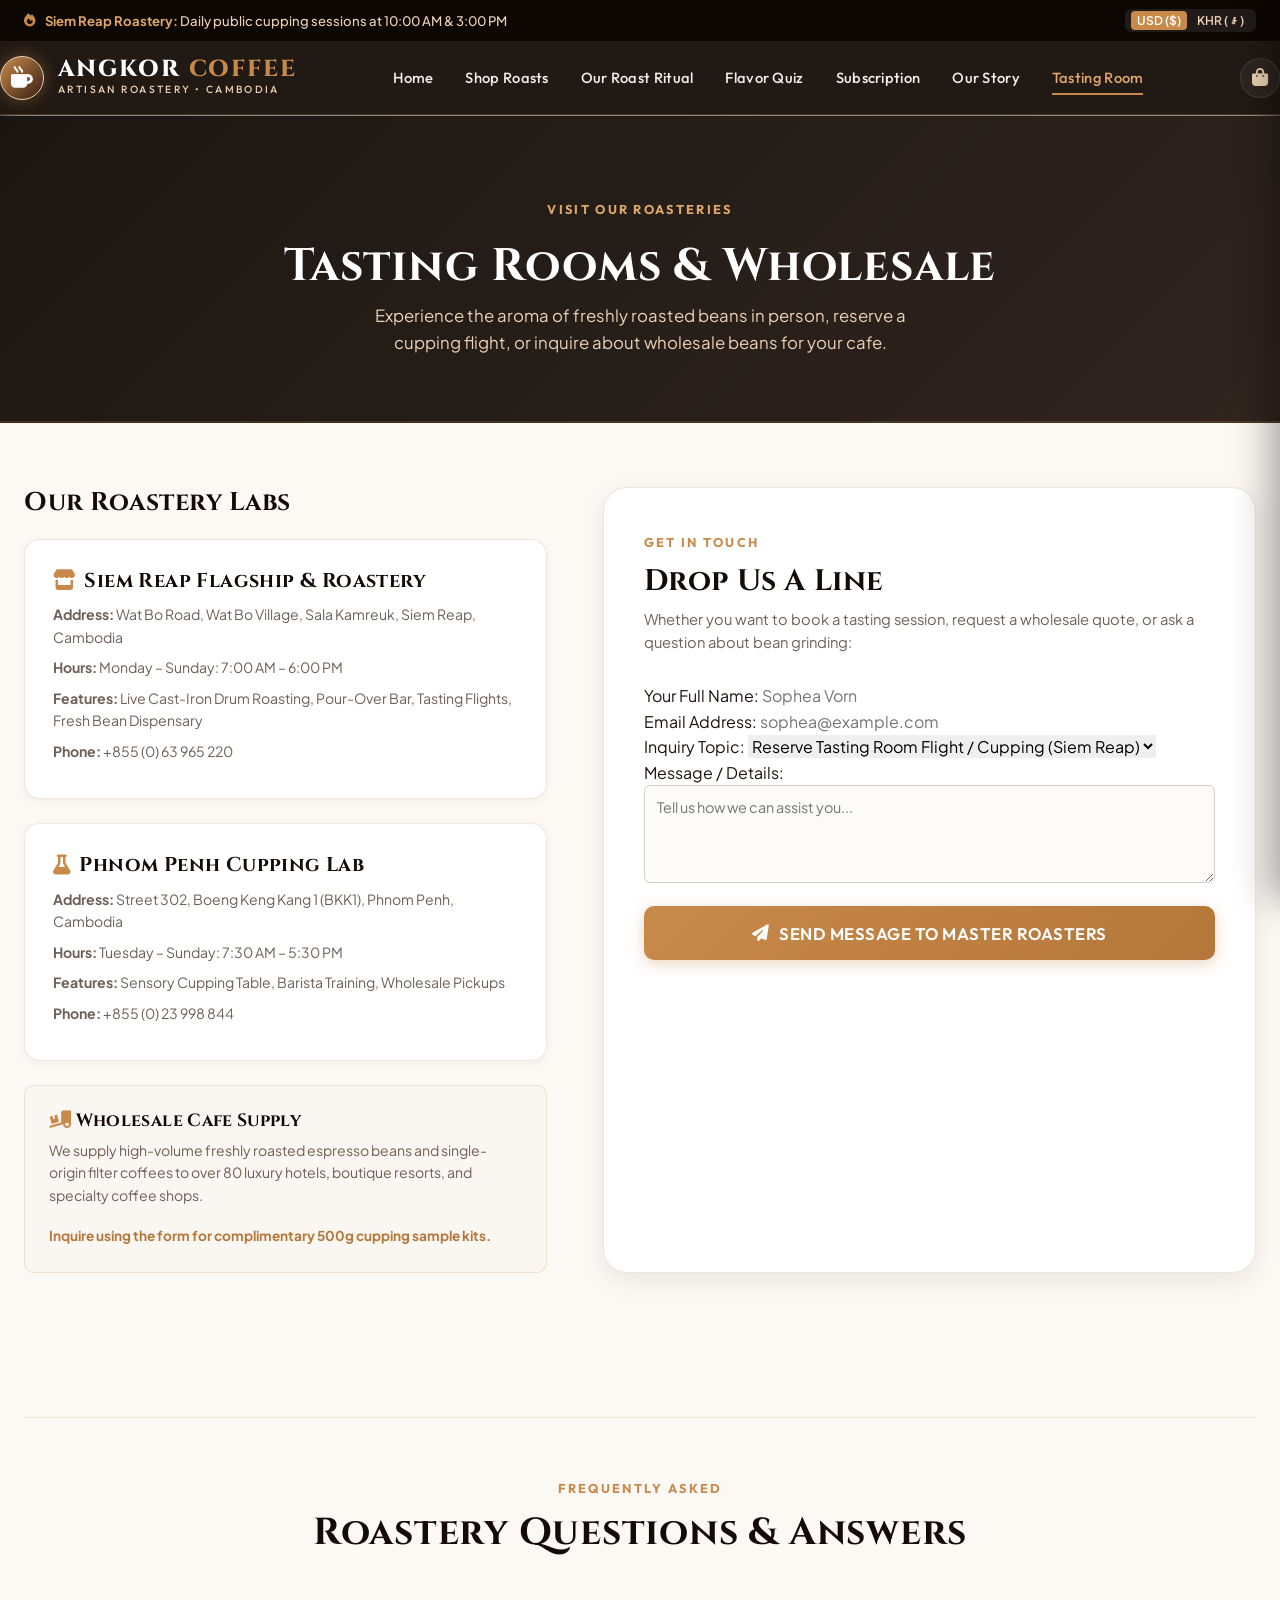
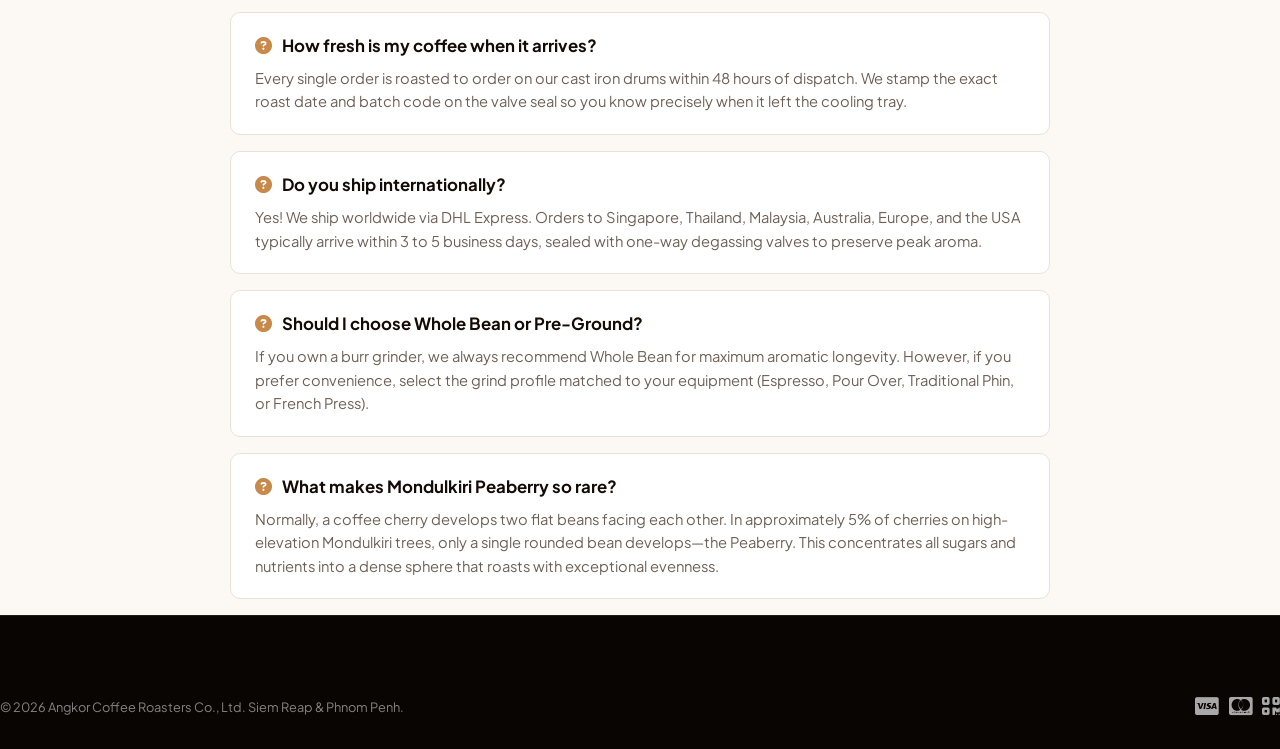
<file: contact.html>
<!DOCTYPE html>
<html lang="en">
<head>
  <meta charset="UTF-8">
  <meta name="viewport" content="width=device-width, initial-scale=1.0">
  <title>Tasting Room & Roastery Contact | Angkor Coffee Roasters</title>
  
  <link rel="icon" href="data:image/svg+xml,<svg xmlns=%22http://www.w3.org/2000/svg%22 viewBox=%220 0 100 100%22><text y=%22.9em%22 font-size=%2290%22>☕</text></svg>">
  <link rel="preconnect" href="https://fonts.googleapis.com">
  <link rel="preconnect" href="https://fonts.gstatic.com" crossorigin>
  <link rel="stylesheet" href="https://cdnjs.cloudflare.com/ajax/libs/font-awesome/6.5.1/css/all.min.css">
  <link rel="stylesheet" href="css/style.css">

  <style>
    .contact-hero {
      background: linear-gradient(135deg, rgba(13,7,4,0.94) 0%, rgba(26,14,8,0.9) 100%),
                  url('https://images.unsplash.com/photo-1554118811-1e0d58224f24?auto=format&fit=crop&w=1920&q=80') center/cover;
      color: #fff;
      padding: 5rem 0 4rem;
      text-align: center;
      border-bottom: 2px solid var(--coffee-border);
    }
    .contact-layout {
      display: grid;
      grid-template-columns: 1fr 1.25fr;
      gap: 3.5rem;
      padding: 4rem 0 5rem;
    }
    .roastery-card {
      background: #ffffff;
      border: 1px solid rgba(200, 138, 75, 0.2);
      border-radius: var(--radius-lg);
      padding: 1.75rem;
      box-shadow: var(--shadow-sm);
      margin-bottom: 1.5rem;
    }
    .roastery-card h3 {
      font-size: 1.25rem;
      margin-bottom: 0.65rem;
      display: flex;
      align-items: center;
      gap: 0.5rem;
      color: var(--coffee-900);
    }
    .roastery-card p {
      font-size: 0.88rem;
      color: var(--coffee-text-muted);
      line-height: 1.6;
      margin-bottom: 0.5rem;
    }
    .contact-form-box {
      background: #ffffff;
      border: 1px solid var(--coffee-border);
      border-radius: var(--radius-xl);
      padding: 2.5rem;
      box-shadow: var(--shadow-md);
    }
    .contact-form-box h2 {
      font-size: 1.85rem;
      margin-bottom: 0.5rem;
    }
    .faq-accordion {
      margin-top: 4rem;
      border-top: 1px solid #ebe2d7;
      padding-top: 3.5rem;
    }
    .faq-item {
      background: #ffffff;
      border: 1px solid #ebe2d7;
      border-radius: var(--radius-md);
      padding: 1.25rem 1.5rem;
      margin-bottom: 1rem;
    }
    .faq-question {
      font-weight: 700;
      color: var(--coffee-900);
      font-size: 1.05rem;
      margin-bottom: 0.45rem;
      display: flex;
      align-items: center;
      gap: 0.6rem;
    }
    .faq-answer {
      font-size: 0.92rem;
      color: var(--coffee-text-muted);
      line-height: 1.6;
    }
    @media (max-width: 900px) {
      .contact-layout {
        grid-template-columns: 1fr;
      }
    }
  </style>
</head>
<body>

  <!-- Announcement Bar -->
  <div class="announcement-bar">
    <div class="container announcement-inner">
      <div class="announcement-msg">
        <i class="fa-solid fa-fire text-gold"></i>
        <span><strong>Siem Reap Roastery:</strong> Daily public cupping sessions at 10:00 AM & 3:00 PM</span>
      </div>
      <div class="announcement-actions">
        <div class="currency-switcher">
          <button class="currency-toggle-btn active" data-currency="USD">USD ($)</button>
          <button class="currency-toggle-btn" data-currency="KHR">KHR (៛)</button>
        </div>
      </div>
    </div>
  </div>

  <!-- Header -->
  <header class="site-header">
    <div class="container header-inner">
      <a href="index.html" class="brand-logo">
        <div class="brand-icon-wrap"><i class="fa-solid fa-mug-hot"></i></div>
        <div class="brand-text">
          <span class="brand-title">ANGKOR <span>COFFEE</span></span>
          <span class="brand-tagline">Artisan Roastery • Cambodia</span>
        </div>
      </a>

      <nav class="main-nav" id="mainNav">
        <a href="index.html" class="nav-link">Home</a>
        <a href="shop.html" class="nav-link">Shop Roasts</a>
        <a href="index.html#roastingRitual" class="nav-link">Our Roast Ritual</a>
        <a href="index.html#quizSection" class="nav-link">Flavor Quiz</a>
        <a href="index.html#clubSection" class="nav-link">Subscription</a>
        <a href="story.html" class="nav-link">Our Story</a>
        <a href="contact.html" class="nav-link active">Tasting Room</a>
      </nav>

      <div class="header-utilities">
        <div class="cart-btn-wrap">
          <button class="header-icon-btn open-cart-btn" title="View Bag">
            <i class="fa-solid fa-bag-shopping"></i>
            <span class="cart-badge">0</span>
          </button>
        </div>
        <button class="mobile-toggle-btn" id="mobileNavToggle"><i class="fa-solid fa-bars"></i></button>
      </div>
    </div>
  </header>

  <!-- Hero -->
  <div class="contact-hero">
    <div class="container">
      <span class="section-eyebrow" style="color: var(--coffee-gold-light);">Visit Our Roasteries</span>
      <h1 style="font-size: 2.85rem; color: #fff; margin: 0.5rem 0;">Tasting Rooms & Wholesale</h1>
      <p style="color: var(--coffee-crema); max-width: 600px; margin: 0 auto; font-size: 1.05rem;">
        Experience the aroma of freshly roasted beans in person, reserve a cupping flight, or inquire about wholesale beans for your cafe.
      </p>
    </div>
  </div>

  <!-- Main Contact Content -->
  <main class="container">
    <div class="contact-layout">
      <!-- Left: Locations & Info -->
      <div>
        <h2 style="font-size: 1.6rem; margin-bottom: 1.25rem;">Our Roastery Labs</h2>

        <div class="roastery-card">
          <h3><i class="fa-solid fa-store text-gold"></i> Siem Reap Flagship & Roastery</h3>
          <p><strong>Address:</strong> Wat Bo Road, Wat Bo Village, Sala Kamreuk, Siem Reap, Cambodia</p>
          <p><strong>Hours:</strong> Monday – Sunday: 7:00 AM – 6:00 PM</p>
          <p><strong>Features:</strong> Live Cast-Iron Drum Roasting, Pour-Over Bar, Tasting Flights, Fresh Bean Dispensary</p>
          <p><strong>Phone:</strong> +855 (0) 63 965 220</p>
        </div>

        <div class="roastery-card">
          <h3><i class="fa-solid fa-flask text-gold"></i> Phnom Penh Cupping Lab</h3>
          <p><strong>Address:</strong> Street 302, Boeng Keng Kang 1 (BKK1), Phnom Penh, Cambodia</p>
          <p><strong>Hours:</strong> Tuesday – Sunday: 7:30 AM – 5:30 PM</p>
          <p><strong>Features:</strong> Sensory Cupping Table, Barista Training, Wholesale Pickups</p>
          <p><strong>Phone:</strong> +855 (0) 23 998 844</p>
        </div>

        <div style="background: #faf6f1; border-radius: var(--radius-md); padding: 1.5rem; border: 1px solid var(--coffee-border);">
          <h4 style="font-size: 1.1rem; color: var(--coffee-900); margin-bottom: 0.4rem;">
            <i class="fa-solid fa-truck-ramp-box text-gold"></i> Wholesale Cafe Supply
          </h4>
          <p style="font-size: 0.88rem; color: var(--coffee-text-muted); margin-bottom: 1rem;">
            We supply high-volume freshly roasted espresso beans and single-origin filter coffees to over 80 luxury hotels, boutique resorts, and specialty coffee shops.
          </p>
          <span style="font-size: 0.85rem; font-weight: 700; color: var(--coffee-gold-hover);">
            Inquire using the form for complimentary 500g cupping sample kits.
          </span>
        </div>
      </div>

      <!-- Right: Contact Form -->
      <div class="contact-form-box">
        <span class="section-eyebrow">Get in Touch</span>
        <h2>Drop Us A Line</h2>
        <p style="color: var(--coffee-text-muted); font-size: 0.92rem; margin-bottom: 1.75rem;">
          Whether you want to book a tasting session, request a wholesale quote, or ask a question about bean grinding:
        </p>

        <form id="contactInquiryForm" onsubmit="handleContactSubmit(event)">
          <div class="checkout-field">
            <label for="contactFullName">Your Full Name:</label>
            <input type="text" id="contactFullName" required placeholder="Sophea Vorn">
          </div>

          <div class="checkout-field">
            <label for="contactEmail">Email Address:</label>
            <input type="email" id="contactEmail" required placeholder="sophea@example.com">
          </div>

          <div class="checkout-field">
            <label for="contactSubject">Inquiry Topic:</label>
            <select id="contactSubject">
              <option value="Tasting Room Booking">Reserve Tasting Room Flight / Cupping (Siem Reap)</option>
              <option value="Wholesale Inquiry">Wholesale Supply for Cafe / Hotel / Restaurant</option>
              <option value="Subscription Help">Angkor Coffee Club Subscription Inquiry</option>
              <option value="Custom Roasting Order">Custom Roast Level or Private Label</option>
              <option value="General Question">General Roastery Question</option>
            </select>
          </div>

          <div class="checkout-field">
            <label for="contactMessage">Message / Details:</label>
            <textarea id="contactMessage" rows="4" required placeholder="Tell us how we can assist you..." style="width: 100%; border: 1px solid #d9d0c5; border-radius: var(--radius-sm); padding: 0.75rem; font-size: 0.9rem; background: #fdfbf9;"></textarea>
          </div>

          <button type="submit" class="btn btn-primary btn-large btn-block" style="margin-top: 1rem;">
            <i class="fa-solid fa-paper-plane"></i> Send Message to Master Roasters
          </button>
        </form>
      </div>
    </div>

    <!-- FAQ Section -->
    <div class="faq-accordion">
      <div class="section-header">
        <span class="section-eyebrow">Frequently Asked</span>
        <h2 class="section-title">Roastery Questions & Answers</h2>
      </div>

      <div style="max-width: 820px; margin: 0 auto;">
        <div class="faq-item">
          <div class="faq-question"><i class="fa-solid fa-circle-question text-gold"></i> How fresh is my coffee when it arrives?</div>
          <div class="faq-answer">Every single order is roasted to order on our cast iron drums within 48 hours of dispatch. We stamp the exact roast date and batch code on the valve seal so you know precisely when it left the cooling tray.</div>
        </div>

        <div class="faq-item">
          <div class="faq-question"><i class="fa-solid fa-circle-question text-gold"></i> Do you ship internationally?</div>
          <div class="faq-answer">Yes! We ship worldwide via DHL Express. Orders to Singapore, Thailand, Malaysia, Australia, Europe, and the USA typically arrive within 3 to 5 business days, sealed with one-way degassing valves to preserve peak aroma.</div>
        </div>

        <div class="faq-item">
          <div class="faq-question"><i class="fa-solid fa-circle-question text-gold"></i> Should I choose Whole Bean or Pre-Ground?</div>
          <div class="faq-answer">If you own a burr grinder, we always recommend Whole Bean for maximum aromatic longevity. However, if you prefer convenience, select the grind profile matched to your equipment (Espresso, Pour Over, Traditional Phin, or French Press).</div>
        </div>

        <div class="faq-item">
          <div class="faq-question"><i class="fa-solid fa-circle-question text-gold"></i> What makes Mondulkiri Peaberry so rare?</div>
          <div class="faq-answer">Normally, a coffee cherry develops two flat beans facing each other. In approximately 5% of cherries on high-elevation Mondulkiri trees, only a single rounded bean develops—the Peaberry. This concentrates all sugars and nutrients into a dense sphere that roasts with exceptional evenness.</div>
        </div>
      </div>
    </div>
  </main>

  <!-- Footer -->
  <footer class="site-footer">
    <div class="container footer-bottom" style="border: none; padding: 0;">
      <div>&copy; 2026 Angkor Coffee Roasters Co., Ltd. Siem Reap & Phnom Penh.</div>
      <div class="payment-badges">
        <i class="fa-brands fa-cc-visa"></i>
        <i class="fa-brands fa-cc-mastercard"></i>
        <i class="fa-solid fa-qrcode"></i>
      </div>
    </div>
  </footer>

  <!-- Slide-Out Shopping Cart Drawer -->
  <div class="cart-drawer-overlay" id="cartDrawerOverlay"></div>
  <aside class="cart-drawer" id="cartDrawer">
    <div class="drawer-header">
      <h3><i class="fa-solid fa-bag-shopping text-gold"></i> Your Coffee Bag</h3>
      <button class="drawer-close-btn" id="cartDrawerCloseBtn">&times;</button>
    </div>
    <div class="free-shipping-progress" id="freeShippingProgress"></div>
    <div class="drawer-body" id="cartDrawerItems"></div>
  </aside>

  <div id="toastNotificationContainer" class="toast-container"></div>

  <!-- Scripts -->
  <script src="js/products.js"></script>
  <script src="js/cart.js"></script>
  <script src="js/main.js"></script>

  <script>
    function handleContactSubmit(e) {
      e.preventDefault();
      const name = document.getElementById('contactFullName')?.value || 'Friend';
      const topic = document.getElementById('contactSubject')?.value;
      cartService.showToast('Message Received', `Thank you ${name}! Our team in Siem Reap will contact you regarding "${topic}" within 24 hours.`, 'fa-solid fa-check');
      document.getElementById('contactInquiryForm').reset();
    }
  </script>
</body>
</html>
</file>
<file: css/style.css>
/* ==========================================================================
   ANGKOR COFFEE ROASTERS - MASTER STYLESHEET
   Luxury Artisan Coffee Roastery & E-Commerce Theme
   ========================================================================== */

@import url('https://fonts.googleapis.com/css2?family=Cinzel:wght@500;600;700;800;900&family=Outfit:wght@300;400;500;600;700&family=Plus+Jakarta+Sans:wght@400;500;600;700&display=swap');

:root {
  /* Brand Palette */
  --coffee-950: #0d0704;
  --coffee-900: #140b06;
  --coffee-850: #1b1009;
  --coffee-800: #23150c;
  --coffee-700: #361f13;
  --coffee-600: #51301e;
  --coffee-500: #7b4c30;
  --coffee-gold: #c88a4b;
  --coffee-gold-hover: #b57639;
  --coffee-gold-light: #dfa76a;
  --coffee-crema: #edd1b4;
  --coffee-crema-subtle: #f9f2e9;
  --coffee-bg-light: #fcf9f5;
  --coffee-surface-white: #ffffff;
  --coffee-border: rgba(200, 138, 75, 0.22);
  --coffee-border-dark: rgba(255, 255, 255, 0.1);
  --coffee-text-dark: #1f140e;
  --coffee-text-muted: #6e6056;
  --coffee-text-light: #f4eee9;
  --coffee-text-gold: #c88a4b;

  /* Accent Colors */
  --flame-active: #ff5722;
  --flame-inactive: #d1c7bd;
  --star-gold: #f59e0b;
  --success-green: #10b981;
  --tag-bg: rgba(200, 138, 75, 0.12);

  /* Typography */
  --font-serif: 'Cinzel', Georgia, serif;
  --font-sans: 'Outfit', -apple-system, BlinkMacSystemFont, sans-serif;
  --font-body: 'Plus Jakarta Sans', sans-serif;

  /* Elevations */
  --shadow-sm: 0 2px 8px rgba(20, 11, 6, 0.05);
  --shadow-md: 0 8px 24px rgba(20, 11, 6, 0.08);
  --shadow-lg: 0 16px 40px rgba(20, 11, 6, 0.12);
  --shadow-dark: 0 20px 48px rgba(0, 0, 0, 0.45);

  /* Transitions */
  --transition-fast: 0.18s ease;
  --transition-base: 0.28s ease;
  --transition-smooth: 0.4s cubic-bezier(0.16, 1, 0.3, 1);

  /* Radius */
  --radius-sm: 6px;
  --radius-md: 10px;
  --radius-lg: 16px;
  --radius-xl: 24px;
}

/* Base & Reset */
*, *::before, *::after {
  box-sizing: border-box;
  margin: 0;
  padding: 0;
}

html {
  scroll-behavior: smooth;
  font-size: 16px;
}

body {
  font-family: var(--font-body);
  background-color: var(--coffee-bg-light);
  color: var(--coffee-text-dark);
  line-height: 1.6;
  overflow-x: hidden;
  -webkit-font-smoothing: antialiased;
}

img {
  max-width: 100%;
  height: auto;
  display: block;
}

a {
  color: inherit;
  text-decoration: none;
  transition: color var(--transition-fast);
}

button, input, select, textarea {
  font-family: inherit;
  font-size: inherit;
  outline: none;
  border: none;
}

button {
  cursor: pointer;
  background: none;
}

ul, ol {
  list-style: none;
}

/* Headings */
h1, h2, h3, h4, .brand-font {
  font-family: var(--font-serif);
  font-weight: 700;
  line-height: 1.25;
  letter-spacing: 0.02em;
  color: var(--coffee-900);
}

.text-gold {
  color: var(--coffee-gold) !important;
}

.bg-dark {
  background-color: var(--coffee-900) !important;
  color: var(--coffee-text-light);
}

/* Container */
.container {
  width: 100%;
  max-width: 1280px;
  margin: 0 auto;
  padding: 0 1.5rem;
}

.container-narrow {
  max-width: 960px;
  margin: 0 auto;
  padding: 0 1.5rem;
}

/* Buttons */
.btn {
  display: inline-flex;
  align-items: center;
  justify-content: center;
  gap: 0.6rem;
  padding: 0.85rem 1.75rem;
  font-family: var(--font-sans);
  font-size: 0.95rem;
  font-weight: 600;
  letter-spacing: 0.03em;
  border-radius: var(--radius-md);
  transition: all var(--transition-base);
  text-transform: uppercase;
}

.btn-primary {
  background: linear-gradient(135deg, var(--coffee-gold), var(--coffee-gold-hover));
  color: #ffffff;
  box-shadow: 0 4px 15px rgba(200, 138, 75, 0.35);
}

.btn-primary:hover {
  background: linear-gradient(135deg, var(--coffee-gold-hover), #9b612c);
  transform: translateY(-2px);
  box-shadow: 0 6px 20px rgba(200, 138, 75, 0.45);
  color: #fff;
}

.btn-secondary {
  background: var(--coffee-800);
  color: var(--coffee-crema);
  border: 1px solid var(--coffee-border);
}

.btn-secondary:hover {
  background: var(--coffee-700);
  color: #fff;
  border-color: var(--coffee-gold);
  transform: translateY(-2px);
}

.btn-outline {
  border: 2px solid var(--coffee-gold);
  color: var(--coffee-gold);
  background: transparent;
}

.btn-outline:hover {
  background: var(--coffee-gold);
  color: #fff;
  transform: translateY(-2px);
}

.btn-outline-white {
  border: 1.5px solid rgba(255, 255, 255, 0.5);
  color: #fff;
  background: transparent;
}

.btn-outline-white:hover {
  background: #ffffff;
  color: var(--coffee-900);
}

.btn-outline-sm {
  padding: 0.5rem 1rem;
  font-size: 0.82rem;
  border: 1px solid var(--coffee-border);
  color: var(--coffee-text-muted);
  border-radius: var(--radius-sm);
}

.btn-outline-sm:hover {
  border-color: var(--coffee-gold);
  color: var(--coffee-gold);
}

.btn-large {
  padding: 1.05rem 2.25rem;
  font-size: 1.05rem;
}

.btn-block {
  width: 100%;
}

/* ==========================================================================
   Announcement Bar
   ========================================================================== */
.announcement-bar {
  background: var(--coffee-950);
  color: var(--coffee-crema);
  font-size: 0.82rem;
  padding: 0.55rem 0;
  border-bottom: 1px solid rgba(200, 138, 75, 0.15);
}

.announcement-inner {
  display: flex;
  justify-content: space-between;
  align-items: center;
  flex-wrap: wrap;
  gap: 0.75rem;
}

.announcement-msg {
  display: flex;
  align-items: center;
  gap: 0.6rem;
  font-weight: 500;
}

.announcement-msg strong {
  color: var(--coffee-gold-light);
}

.announcement-actions {
  display: flex;
  align-items: center;
  gap: 1.25rem;
}

.currency-switcher {
  display: flex;
  align-items: center;
  gap: 0.25rem;
  background: rgba(255, 255, 255, 0.08);
  padding: 2px 6px;
  border-radius: var(--radius-sm);
}

.currency-toggle-btn {
  color: var(--coffee-crema);
  font-size: 0.75rem;
  font-weight: 600;
  padding: 2px 6px;
  border-radius: 4px;
  transition: all var(--transition-fast);
}

.currency-toggle-btn.active {
  background: var(--coffee-gold);
  color: #fff;
}

.announcement-link {
  color: var(--coffee-gold-light);
  display: flex;
  align-items: center;
  gap: 0.35rem;
}

.announcement-link:hover {
  text-decoration: underline;
}

/* ==========================================================================
   Header & Navigation
   ========================================================================== */
.site-header {
  position: sticky;
  top: 0;
  left: 0;
  right: 0;
  z-index: 1000;
  background: rgba(20, 11, 6, 0.94);
  backdrop-filter: blur(12px);
  -webkit-backdrop-filter: blur(12px);
  border-bottom: 1px solid rgba(200, 138, 75, 0.25);
  transition: all var(--transition-base);
}

.site-header.header-scrolled {
  box-shadow: 0 8px 30px rgba(0, 0, 0, 0.5);
  background: rgba(13, 7, 4, 0.98);
}

.header-inner {
  display: flex;
  align-items: center;
  justify-content: space-between;
  padding: 0.9rem 0;
  gap: 1.5rem;
}

/* Brand Logo */
.brand-logo {
  display: flex;
  align-items: center;
  gap: 0.85rem;
  text-decoration: none;
}

.brand-icon-wrap {
  width: 44px;
  height: 44px;
  background: linear-gradient(135deg, var(--coffee-gold), var(--coffee-700));
  border-radius: 50%;
  display: flex;
  align-items: center;
  justify-content: center;
  color: #fff;
  font-size: 1.35rem;
  box-shadow: 0 0 16px rgba(200, 138, 75, 0.4);
  border: 1px solid var(--coffee-crema);
}

.brand-text {
  display: flex;
  flex-direction: column;
}

.brand-title {
  font-family: var(--font-serif);
  font-size: 1.45rem;
  font-weight: 800;
  letter-spacing: 0.08em;
  color: #ffffff;
  line-height: 1.1;
}

.brand-title span {
  color: var(--coffee-gold);
}

.brand-tagline {
  font-family: var(--font-sans);
  font-size: 0.65rem;
  letter-spacing: 0.22em;
  text-transform: uppercase;
  color: var(--coffee-crema);
  font-weight: 500;
}

/* Main Nav */
.main-nav {
  display: flex;
  align-items: center;
  gap: 2rem;
}

.nav-link {
  color: var(--coffee-text-light);
  font-family: var(--font-sans);
  font-size: 0.92rem;
  font-weight: 500;
  letter-spacing: 0.02em;
  position: relative;
  padding: 0.35rem 0;
  transition: color var(--transition-fast);
}

.nav-link::after {
  content: '';
  position: absolute;
  bottom: 0;
  left: 0;
  width: 0;
  height: 2px;
  background: var(--coffee-gold);
  transition: width var(--transition-base);
}

.nav-link:hover, .nav-link.active {
  color: var(--coffee-gold-light);
}

.nav-link:hover::after, .nav-link.active::after {
  width: 100%;
}

.nav-badge-pill {
  background: var(--coffee-gold);
  color: #fff;
  font-size: 0.65rem;
  padding: 2px 6px;
  border-radius: 10px;
  font-weight: 700;
  margin-left: 4px;
}

/* Header Utilities */
.header-utilities {
  display: flex;
  align-items: center;
  gap: 1.1rem;
}

.header-icon-btn {
  color: var(--coffee-crema);
  font-size: 1.15rem;
  display: flex;
  align-items: center;
  justify-content: center;
  width: 40px;
  height: 40px;
  border-radius: 50%;
  background: rgba(255, 255, 255, 0.05);
  border: 1px solid rgba(255, 255, 255, 0.1);
  transition: all var(--transition-fast);
  position: relative;
}

.header-icon-btn:hover {
  background: rgba(200, 138, 75, 0.2);
  color: var(--coffee-gold-light);
  border-color: var(--coffee-gold);
}

.cart-btn-wrap {
  position: relative;
}

.cart-badge {
  position: absolute;
  top: -4px;
  right: -4px;
  background: #e63946;
  color: #fff;
  font-size: 0.7rem;
  font-weight: 700;
  width: 20px;
  height: 20px;
  border-radius: 50%;
  display: none;
  align-items: center;
  justify-content: center;
  box-shadow: 0 2px 6px rgba(0, 0, 0, 0.3);
}

.mobile-toggle-btn {
  display: none;
  color: #ffffff;
  font-size: 1.4rem;
}

/* ==========================================================================
   Hero Section
   ========================================================================== */
.hero-section {
  position: relative;
  background: linear-gradient(135deg, rgba(13, 7, 4, 0.93) 0%, rgba(26, 14, 8, 0.88) 100%),
              url('https://images.unsplash.com/photo-1447933601403-0c6688de566e?auto=format&fit=crop&w=1920&q=80') center/cover no-repeat;
  color: #ffffff;
  padding: 5rem 0 6.5rem;
  overflow: hidden;
  border-bottom: 2px solid var(--coffee-border);
}

.hero-grid {
  display: grid;
  grid-template-columns: 1.15fr 0.85fr;
  align-items: center;
  gap: 3.5rem;
}

.hero-content {
  position: relative;
  z-index: 2;
}

.hero-live-badge {
  display: inline-flex;
  align-items: center;
  gap: 0.65rem;
  background: rgba(200, 138, 75, 0.18);
  border: 1px solid var(--coffee-gold);
  padding: 0.4rem 1rem;
  border-radius: 30px;
  font-family: var(--font-sans);
  font-size: 0.8rem;
  color: var(--coffee-crema);
  margin-bottom: 1.5rem;
  backdrop-filter: blur(8px);
}

.live-pulse-dot {
  width: 8px;
  height: 8px;
  background: #10b981;
  border-radius: 50%;
  box-shadow: 0 0 0 0 rgba(16, 185, 129, 0.7);
  animation: pulse 1.8s infinite;
}

@keyframes pulse {
  0% { transform: scale(0.95); box-shadow: 0 0 0 0 rgba(16, 185, 129, 0.7); }
  70% { transform: scale(1); box-shadow: 0 0 0 8px rgba(16, 185, 129, 0); }
  100% { transform: scale(0.95); box-shadow: 0 0 0 0 rgba(16, 185, 129, 0); }
}

.hero-title {
  font-size: 3.4rem;
  color: #ffffff;
  margin-bottom: 1.25rem;
  line-height: 1.12;
}

.hero-title em {
  font-style: normal;
  color: var(--coffee-gold);
  background: linear-gradient(135deg, #f5d6aa, var(--coffee-gold));
  -webkit-background-clip: text;
  -webkit-text-fill-color: transparent;
}

.hero-description {
  font-size: 1.12rem;
  color: var(--coffee-crema);
  margin-bottom: 2.25rem;
  max-width: 580px;
  line-height: 1.65;
}

.hero-actions {
  display: flex;
  align-items: center;
  gap: 1.25rem;
  margin-bottom: 2.75rem;
  flex-wrap: wrap;
}

.hero-stats-strip {
  display: grid;
  grid-template-columns: repeat(3, 1fr);
  gap: 1.5rem;
  border-top: 1px solid rgba(255, 255, 255, 0.12);
  padding-top: 1.75rem;
}

.stat-item h4 {
  font-family: var(--font-serif);
  font-size: 1.65rem;
  color: var(--coffee-gold-light);
  margin-bottom: 0.2rem;
}

.stat-item p {
  font-size: 0.8rem;
  color: rgba(255, 255, 255, 0.75);
  text-transform: uppercase;
  letter-spacing: 0.05em;
}

/* Hero Visual Showcase */
.hero-visual {
  position: relative;
  z-index: 2;
}

.hero-card-featured {
  background: rgba(30, 18, 11, 0.88);
  border: 1px solid var(--coffee-border);
  border-radius: var(--radius-xl);
  padding: 1.75rem;
  box-shadow: var(--shadow-dark);
  backdrop-filter: blur(16px);
  position: relative;
  overflow: hidden;
}

.hero-card-featured::before {
  content: '';
  position: absolute;
  top: -50px;
  right: -50px;
  width: 150px;
  height: 150px;
  background: radial-gradient(circle, rgba(200, 138, 75, 0.25) 0%, transparent 70%);
  border-radius: 50%;
}

.hero-badge-tag {
  position: absolute;
  top: 1.5rem;
  left: 1.5rem;
  background: var(--coffee-gold);
  color: #fff;
  font-size: 0.75rem;
  font-weight: 700;
  text-transform: uppercase;
  padding: 4px 10px;
  border-radius: var(--radius-sm);
  z-index: 3;
}

.hero-visual-img {
  width: 100%;
  height: 320px;
  object-fit: cover;
  border-radius: var(--radius-lg);
  margin-bottom: 1.25rem;
  border: 1px solid rgba(255, 255, 255, 0.08);
}

.hero-card-info {
  display: flex;
  justify-content: space-between;
  align-items: flex-end;
}

.hero-card-info h3 {
  font-size: 1.35rem;
  color: #ffffff;
  margin-bottom: 0.35rem;
}

.hero-card-info p {
  color: var(--coffee-crema);
  font-size: 0.88rem;
}

.hero-card-price {
  text-align: right;
}

.hero-card-price .price {
  font-size: 1.6rem;
  font-weight: 700;
  color: var(--coffee-gold-light);
  display: block;
}

/* ==========================================================================
   Live Roast Ticker Strip
   ========================================================================== */
.roast-ticker-strip {
  background: #0b0603;
  color: var(--coffee-crema);
  border-bottom: 1px solid var(--coffee-border);
  padding: 0.85rem 0;
  overflow: hidden;
  font-size: 0.88rem;
}

.ticker-track {
  display: flex;
  gap: 3rem;
  align-items: center;
  white-space: nowrap;
}

.ticker-item {
  display: inline-flex;
  align-items: center;
  gap: 0.65rem;
}

.ticker-item i {
  color: var(--coffee-gold);
}

.ticker-item strong {
  color: #ffffff;
}

/* ==========================================================================
   Section Headers & Titles
   ========================================================================== */
.section-padding {
  padding: 5.5rem 0;
}

.section-header {
  text-align: center;
  max-width: 680px;
  margin: 0 auto 3.5rem;
}

.section-eyebrow {
  display: inline-block;
  font-family: var(--font-sans);
  font-size: 0.8rem;
  font-weight: 700;
  letter-spacing: 0.18em;
  text-transform: uppercase;
  color: var(--coffee-gold);
  margin-bottom: 0.65rem;
}

.section-title {
  font-size: 2.35rem;
  margin-bottom: 1rem;
}

.section-subtitle {
  font-size: 1.05rem;
  color: var(--coffee-text-muted);
}

/* ==========================================================================
   Category Tabs & Catalog Filters
   ========================================================================== */
.roast-filters-nav {
  display: flex;
  justify-content: center;
  gap: 0.75rem;
  flex-wrap: wrap;
  margin-bottom: 3rem;
}

.roast-filter-tab {
  padding: 0.65rem 1.45rem;
  font-family: var(--font-sans);
  font-size: 0.88rem;
  font-weight: 600;
  border-radius: 30px;
  background: #ffffff;
  color: var(--coffee-text-muted);
  border: 1px solid rgba(200, 138, 75, 0.25);
  box-shadow: var(--shadow-sm);
  transition: all var(--transition-fast);
}

.roast-filter-tab:hover {
  border-color: var(--coffee-gold);
  color: var(--coffee-gold);
}

.roast-filter-tab.active {
  background: var(--coffee-900);
  color: #ffffff;
  border-color: var(--coffee-900);
  box-shadow: 0 4px 14px rgba(20, 11, 6, 0.2);
}

/* ==========================================================================
   Product Grid & Roast Cards
   ========================================================================== */
.roasts-grid {
  display: grid;
  grid-template-columns: repeat(auto-fill, minmax(285px, 1fr));
  gap: 2rem;
}

.roast-card {
  background: var(--coffee-surface-white);
  border-radius: var(--radius-lg);
  border: 1px solid rgba(200, 138, 75, 0.16);
  box-shadow: var(--shadow-card);
  overflow: hidden;
  display: flex;
  flex-direction: column;
  transition: transform var(--transition-base), box-shadow var(--transition-base), border-color var(--transition-base);
  position: relative;
}

.roast-card:hover {
  transform: translateY(-6px);
  box-shadow: var(--shadow-lg);
  border-color: var(--coffee-gold);
}

.card-media {
  position: relative;
  overflow: hidden;
  height: 240px;
  background: #180e09;
}

.product-img {
  width: 100%;
  height: 100%;
  object-fit: cover;
  transition: transform 0.5s ease;
}

.roast-card:hover .product-img {
  transform: scale(1.06);
}

.product-badge {
  position: absolute;
  top: 1rem;
  left: 1rem;
  padding: 4px 10px;
  border-radius: var(--radius-sm);
  font-family: var(--font-sans);
  font-size: 0.72rem;
  font-weight: 700;
  text-transform: uppercase;
  letter-spacing: 0.05em;
  color: #fff;
  z-index: 2;
  box-shadow: 0 2px 8px rgba(0, 0, 0, 0.25);
}

.badge-best-seller { background: #b45309; }
.badge-signature-roast { background: #1f2937; border: 1px solid var(--coffee-gold); }
.badge-limited-edition { background: #991b1b; }
.badge-barista-choice { background: #065f46; }
.badge-popular { background: #854d0e; }
.badge-rare-reserve { background: #581c87; }
.badge-cold-brew-pick { background: #0369a1; }
.badge-decaf-pure { background: #0f766e; }

.quick-view-btn {
  position: absolute;
  bottom: 0.85rem;
  left: 50%;
  transform: translateX(-50%) translateY(20px);
  background: rgba(13, 7, 4, 0.88);
  color: var(--coffee-crema);
  border: 1px solid var(--coffee-gold);
  padding: 0.45rem 1.1rem;
  border-radius: 20px;
  font-size: 0.8rem;
  font-weight: 600;
  opacity: 0;
  backdrop-filter: blur(6px);
  transition: all var(--transition-base);
  z-index: 3;
}

.roast-card:hover .quick-view-btn {
  transform: translateX(-50%) translateY(0);
  opacity: 1;
}

.quick-view-btn:hover {
  background: var(--coffee-gold);
  color: #fff;
}

.card-body {
  padding: 1.4rem;
  display: flex;
  flex-direction: column;
  flex-grow: 1;
}

.card-meta {
  display: flex;
  justify-content: space-between;
  align-items: center;
  font-size: 0.78rem;
  margin-bottom: 0.5rem;
}

.card-origin {
  color: var(--coffee-gold-hover);
  font-weight: 600;
}

.roast-meter {
  display: flex;
  align-items: center;
  gap: 0.35rem;
}

.roast-label {
  font-weight: 600;
  color: var(--coffee-text-muted);
  font-size: 0.75rem;
}

.flames, .flames-sm {
  display: flex;
  gap: 2px;
}

.text-roast-active {
  color: var(--flame-active);
}

.text-roast-inactive {
  color: var(--flame-inactive);
}

.product-title {
  font-size: 1.18rem;
  margin-bottom: 0.35rem;
}

.product-title a:hover {
  color: var(--coffee-gold);
}

.product-desc {
  font-size: 0.85rem;
  color: var(--coffee-text-muted);
  margin-bottom: 0.9rem;
  line-height: 1.45;
  display: -webkit-box;
  -webkit-line-clamp: 2;
  -webkit-box-orient: vertical;
  overflow: hidden;
}

.tasting-notes-strip {
  display: flex;
  flex-wrap: wrap;
  gap: 0.4rem;
  margin-bottom: 0.9rem;
}

.note-pill {
  background: var(--tag-bg);
  color: var(--coffee-700);
  font-size: 0.72rem;
  padding: 2px 8px;
  border-radius: 4px;
  font-weight: 600;
}

.card-reviews {
  display: flex;
  align-items: center;
  gap: 0.35rem;
  font-size: 0.8rem;
  color: var(--coffee-text-muted);
  margin-bottom: 1.15rem;
}

.card-reviews .stars {
  color: var(--star-gold);
  display: flex;
  gap: 1px;
}

.rating-num {
  font-weight: 700;
  color: var(--coffee-text-dark);
}

.card-purchase-controls {
  margin-top: auto;
  border-top: 1px solid rgba(0, 0, 0, 0.06);
  padding-top: 1rem;
}

.card-selectors {
  display: grid;
  grid-template-columns: 1fr 1fr;
  gap: 0.5rem;
  margin-bottom: 0.9rem;
}

.select-group label {
  display: block;
  font-size: 0.7rem;
  font-weight: 600;
  color: var(--coffee-text-muted);
  margin-bottom: 2px;
  text-transform: uppercase;
}

.card-weight-select, .card-grind-select {
  width: 100%;
  padding: 0.38rem 0.5rem;
  font-size: 0.78rem;
  border: 1px solid #d9d1c9;
  border-radius: var(--radius-sm);
  background: #fdfbf9;
  color: var(--coffee-text-dark);
  cursor: pointer;
}

.card-footer {
  display: flex;
  align-items: center;
  justify-content: space-between;
  gap: 0.75rem;
}

.price-box {
  display: flex;
  flex-direction: column;
}

.price-from {
  font-size: 0.68rem;
  color: var(--coffee-text-muted);
  text-transform: uppercase;
}

.current-price {
  font-family: var(--font-sans);
  font-size: 1.25rem;
  font-weight: 700;
  color: var(--coffee-900);
}

.btn-add-cart {
  background: var(--coffee-800);
  color: var(--coffee-crema);
  padding: 0.65rem 1.1rem;
  border-radius: var(--radius-sm);
  font-size: 0.82rem;
  font-weight: 600;
  display: flex;
  align-items: center;
  gap: 0.4rem;
  transition: all var(--transition-fast);
}

.btn-add-cart:hover {
  background: var(--coffee-gold);
  color: #fff;
  transform: translateY(-2px);
}

/* ==========================================================================
   Roasting Process Showcase
   ========================================================================== */
.roasting-process-section {
  background: linear-gradient(180deg, var(--coffee-950) 0%, var(--coffee-900) 100%);
  color: var(--coffee-text-light);
  border-top: 1px solid var(--coffee-border);
  border-bottom: 1px solid var(--coffee-border);
}

.roasting-process-section .section-title {
  color: #ffffff;
}

.process-steps-grid {
  display: grid;
  grid-template-columns: repeat(4, 1fr);
  gap: 1.75rem;
  position: relative;
}

.process-card {
  background: rgba(35, 21, 12, 0.7);
  border: 1px solid rgba(200, 138, 75, 0.2);
  border-radius: var(--radius-lg);
  padding: 2rem 1.5rem;
  position: relative;
  transition: all var(--transition-base);
  backdrop-filter: blur(8px);
}

.process-card:hover {
  border-color: var(--coffee-gold);
  transform: translateY(-5px);
  background: rgba(45, 27, 16, 0.85);
}

.process-step-num {
  font-family: var(--font-serif);
  font-size: 2.2rem;
  font-weight: 900;
  color: rgba(200, 138, 75, 0.35);
  line-height: 1;
  margin-bottom: 1.25rem;
}

.process-card-icon {
  width: 52px;
  height: 52px;
  background: rgba(200, 138, 75, 0.15);
  border: 1px solid var(--coffee-gold);
  border-radius: 50%;
  display: flex;
  align-items: center;
  justify-content: center;
  color: var(--coffee-gold-light);
  font-size: 1.35rem;
  margin-bottom: 1.25rem;
}

.process-card h3 {
  font-size: 1.2rem;
  color: #ffffff;
  margin-bottom: 0.75rem;
}

.process-card p {
  font-size: 0.88rem;
  color: var(--coffee-crema);
  line-height: 1.55;
}

/* ==========================================================================
   Coffee Flavor Finder Quiz Box
   ========================================================================== */
.quiz-section {
  background: #f4eee7;
  border-top: 1px solid rgba(200, 138, 75, 0.15);
  border-bottom: 1px solid rgba(200, 138, 75, 0.15);
}

.quiz-wrapper {
  background: #ffffff;
  border-radius: var(--radius-xl);
  padding: 3rem 2.5rem;
  border: 1px solid var(--coffee-border);
  box-shadow: var(--shadow-lg);
  max-width: 900px;
  margin: 0 auto;
}

.quiz-steps-tracker {
  display: flex;
  justify-content: center;
  align-items: center;
  gap: 1.5rem;
  margin-bottom: 2.5rem;
}

.quiz-step-dot {
  display: flex;
  align-items: center;
  gap: 0.5rem;
  font-size: 0.85rem;
  font-weight: 600;
  color: #a89a8f;
}

.quiz-step-dot .dot-circle {
  width: 28px;
  height: 28px;
  border-radius: 50%;
  border: 2px solid #d9d1c9;
  display: flex;
  align-items: center;
  justify-content: center;
  font-size: 0.8rem;
}

.quiz-step-dot.active {
  color: var(--coffee-gold);
}

.quiz-step-dot.active .dot-circle {
  border-color: var(--coffee-gold);
  background: var(--coffee-gold);
  color: #fff;
}

.quiz-step-dot.completed .dot-circle {
  border-color: #10b981;
  background: #10b981;
  color: #fff;
}

.quiz-eyebrow {
  display: inline-block;
  font-size: 0.8rem;
  font-weight: 700;
  color: var(--coffee-gold);
  text-transform: uppercase;
  letter-spacing: 0.1em;
  margin-bottom: 0.4rem;
}

.quiz-title {
  font-size: 1.65rem;
  margin-bottom: 0.5rem;
}

.quiz-subtitle {
  color: var(--coffee-text-muted);
  font-size: 0.95rem;
  margin-bottom: 2rem;
}

.quiz-options-grid {
  display: grid;
  grid-template-columns: repeat(2, 1fr);
  gap: 1.25rem;
  margin-bottom: 1.75rem;
}

.quiz-opt-card {
  text-align: left;
  background: #fdfbf9;
  border: 1.5px solid #e5dcce;
  border-radius: var(--radius-md);
  padding: 1.4rem;
  transition: all var(--transition-fast);
  display: flex;
  flex-direction: column;
}

.quiz-opt-card:hover {
  border-color: var(--coffee-gold);
  background: #fff;
  transform: translateY(-3px);
  box-shadow: var(--shadow-sm);
}

.quiz-opt-card .opt-icon {
  font-size: 1.5rem;
  color: var(--coffee-gold);
  margin-bottom: 0.75rem;
}

.quiz-opt-card strong {
  font-size: 1.05rem;
  color: var(--coffee-900);
  margin-bottom: 0.25rem;
}

.quiz-opt-card span {
  font-size: 0.82rem;
  color: var(--coffee-text-muted);
}

.quiz-back-btn {
  margin-top: 1rem;
}

/* Quiz Result Card */
.quiz-result-card {
  background: #ffffff;
  border-radius: var(--radius-lg);
  overflow: hidden;
  border: 1px solid var(--coffee-gold);
}

.quiz-result-banner {
  background: linear-gradient(135deg, var(--coffee-gold), var(--coffee-gold-hover));
  color: #fff;
  padding: 0.85rem 1.5rem;
  font-size: 0.95rem;
  font-weight: 700;
  display: flex;
  align-items: center;
  gap: 0.6rem;
}

.result-layout {
  display: grid;
  grid-template-columns: 260px 1fr;
  padding: 2rem;
  gap: 2rem;
  align-items: center;
}

.result-img-wrap {
  position: relative;
  height: 230px;
  border-radius: var(--radius-md);
  overflow: hidden;
}

.result-img-wrap img {
  width: 100%;
  height: 100%;
  object-fit: cover;
}

.result-content h3 {
  font-size: 1.5rem;
  margin-bottom: 0.65rem;
}

.result-reason {
  color: var(--coffee-text-muted);
  font-size: 0.92rem;
  line-height: 1.5;
  margin-bottom: 1rem;
}

.result-price-bar {
  display: flex;
  align-items: center;
  justify-content: space-between;
  margin-top: 1.25rem;
  padding-top: 1.25rem;
  border-top: 1px solid #eae2d8;
  flex-wrap: wrap;
  gap: 1rem;
}

.result-price-bar .price-val {
  font-size: 1.45rem;
  font-weight: 700;
  color: var(--coffee-900);
}

.result-cta-group {
  display: flex;
  gap: 0.75rem;
}

/* ==========================================================================
   Subscription Club Section
   ========================================================================== */
.club-section {
  background: linear-gradient(135deg, var(--coffee-900) 0%, var(--coffee-800) 100%);
  color: #ffffff;
  position: relative;
  overflow: hidden;
}

.club-grid {
  display: grid;
  grid-template-columns: 1fr 1fr;
  gap: 4rem;
  align-items: center;
}

.club-perks-list {
  margin: 1.75rem 0 2.25rem;
  display: flex;
  flex-direction: column;
  gap: 1.15rem;
}

.club-perk-item {
  display: flex;
  align-items: flex-start;
  gap: 0.9rem;
}

.club-perk-icon {
  width: 36px;
  height: 36px;
  border-radius: 50%;
  background: rgba(200, 138, 75, 0.2);
  color: var(--coffee-gold-light);
  display: flex;
  align-items: center;
  justify-content: center;
  font-size: 1rem;
  flex-shrink: 0;
}

.club-perk-text strong {
  display: block;
  font-size: 1rem;
  color: #ffffff;
  margin-bottom: 2px;
}

.club-perk-text p {
  font-size: 0.85rem;
  color: var(--coffee-crema);
}

.club-card-builder {
  background: rgba(18, 10, 5, 0.9);
  border: 1px solid var(--coffee-gold);
  border-radius: var(--radius-xl);
  padding: 2.25rem;
  box-shadow: var(--shadow-dark);
}

.club-card-builder h3 {
  font-size: 1.4rem;
  color: #fff;
  margin-bottom: 0.35rem;
}

.builder-subtext {
  font-size: 0.85rem;
  color: var(--coffee-crema);
  margin-bottom: 1.5rem;
}

.builder-field {
  margin-bottom: 1.25rem;
}

.builder-field label {
  display: block;
  font-size: 0.78rem;
  font-weight: 600;
  text-transform: uppercase;
  letter-spacing: 0.05em;
  color: var(--coffee-gold-light);
  margin-bottom: 0.5rem;
}

.builder-pills-row {
  display: grid;
  grid-template-columns: repeat(3, 1fr);
  gap: 0.5rem;
}

.builder-pill {
  border: 1px solid rgba(200, 138, 75, 0.3);
  background: rgba(255, 255, 255, 0.05);
  color: var(--coffee-text-light);
  padding: 0.6rem 0.4rem;
  border-radius: var(--radius-sm);
  text-align: center;
  cursor: pointer;
  transition: all var(--transition-fast);
}

.builder-pill:hover, .builder-pill.active {
  border-color: var(--coffee-gold);
  background: var(--coffee-gold);
  color: #fff;
}

.builder-pill em {
  display: block;
  font-size: 0.7rem;
  font-style: normal;
  opacity: 0.8;
}

.club-savings-banner {
  background: rgba(16, 185, 129, 0.15);
  border: 1px solid #10b981;
  border-radius: var(--radius-sm);
  padding: 0.75rem 1rem;
  display: flex;
  justify-content: space-between;
  align-items: center;
  margin: 1.5rem 0;
  font-size: 0.85rem;
  color: #a7f3d0;
}

.club-savings-banner strong {
  color: #34d399;
}

/* ==========================================================================
   Brew Guide Carousel / Tabs
   ========================================================================== */
.brew-guides-grid {
  display: grid;
  grid-template-columns: repeat(auto-fit, minmax(260px, 1fr));
  gap: 1.75rem;
}

.brew-guide-card {
  background: #ffffff;
  border: 1px solid rgba(200, 138, 75, 0.18);
  border-radius: var(--radius-lg);
  padding: 1.75rem;
  transition: all var(--transition-base);
  box-shadow: var(--shadow-sm);
}

.brew-guide-card:hover {
  transform: translateY(-4px);
  border-color: var(--coffee-gold);
  box-shadow: var(--shadow-md);
}

.brew-icon {
  font-size: 2rem;
  color: var(--coffee-gold);
  margin-bottom: 1rem;
}

.brew-guide-card h3 {
  font-size: 1.25rem;
  margin-bottom: 0.6rem;
}

.brew-specs-table {
  width: 100%;
  margin: 1rem 0;
  font-size: 0.8rem;
  border-collapse: collapse;
}

.brew-specs-table td {
  padding: 0.35rem 0;
  border-bottom: 1px solid #f2ede7;
}

.brew-specs-table td:first-child {
  color: var(--coffee-text-muted);
}

.brew-specs-table td:last-child {
  text-align: right;
  font-weight: 600;
  color: var(--coffee-900);
}

.brew-tip {
  font-size: 0.8rem;
  color: var(--coffee-700);
  background: #faf6f0;
  padding: 0.5rem 0.75rem;
  border-left: 3px solid var(--coffee-gold);
  border-radius: 0 var(--radius-sm) var(--radius-sm) 0;
}

/* ==========================================================================
   Our Story & Heritage Section
   ========================================================================== */
.heritage-grid {
  display: grid;
  grid-template-columns: 1fr 1fr;
  gap: 4rem;
  align-items: center;
}

.heritage-images-composite {
  position: relative;
}

.heritage-main-img {
  width: 90%;
  height: 440px;
  object-fit: cover;
  border-radius: var(--radius-xl);
  box-shadow: var(--shadow-lg);
  border: 2px solid #eae2d8;
}

.heritage-floating-card {
  position: absolute;
  bottom: -20px;
  right: 0;
  background: var(--coffee-900);
  color: #fff;
  border: 1px solid var(--coffee-gold);
  border-radius: var(--radius-lg);
  padding: 1.25rem 1.5rem;
  max-width: 250px;
  box-shadow: var(--shadow-dark);
}

.floating-icon {
  color: var(--coffee-gold-light);
  font-size: 1.5rem;
  margin-bottom: 0.5rem;
}

.heritage-floating-card h4 {
  font-size: 1.05rem;
  color: #fff;
  margin-bottom: 0.2rem;
}

.heritage-floating-card p {
  font-size: 0.78rem;
  color: var(--coffee-crema);
}

.heritage-content p {
  font-size: 1rem;
  color: var(--coffee-text-muted);
  margin-bottom: 1.25rem;
  line-height: 1.7;
}

/* ==========================================================================
   Customer Reviews & Testimonials
   ========================================================================== */
.reviews-grid {
  display: grid;
  grid-template-columns: repeat(3, 1fr);
  gap: 2rem;
}

.review-card {
  background: #ffffff;
  border: 1px solid rgba(200, 138, 75, 0.16);
  border-radius: var(--radius-lg);
  padding: 1.75rem;
  box-shadow: var(--shadow-sm);
  display: flex;
  flex-direction: column;
  justify-content: space-between;
}

.review-stars {
  color: var(--star-gold);
  margin-bottom: 0.75rem;
  font-size: 0.9rem;
}

.review-quote {
  font-style: italic;
  color: var(--coffee-text-dark);
  font-size: 0.95rem;
  line-height: 1.55;
  margin-bottom: 1.25rem;
}

.review-author {
  display: flex;
  align-items: center;
  gap: 0.75rem;
  border-top: 1px solid #f3ece4;
  padding-top: 0.9rem;
}

.author-avatar {
  width: 42px;
  height: 42px;
  border-radius: 50%;
  object-fit: cover;
}

.author-info strong {
  display: block;
  font-size: 0.9rem;
  color: var(--coffee-900);
}

.author-info span {
  font-size: 0.75rem;
  color: var(--coffee-gold-hover);
  display: flex;
  align-items: center;
  gap: 3px;
}

/* ==========================================================================
   Newsletter Section
   ========================================================================== */
.newsletter-section {
  background: linear-gradient(135deg, var(--coffee-950) 0%, var(--coffee-850) 100%);
  color: #fff;
  border-top: 2px solid var(--coffee-border);
  padding: 4.5rem 0;
  text-align: center;
}

.newsletter-box {
  max-width: 650px;
  margin: 0 auto;
}

.newsletter-box h2 {
  font-size: 2.2rem;
  color: #fff;
  margin-bottom: 0.75rem;
}

.newsletter-box p {
  color: var(--coffee-crema);
  font-size: 1rem;
  margin-bottom: 2rem;
}

.newsletter-form {
  display: flex;
  gap: 0.5rem;
  max-width: 500px;
  margin: 0 auto;
}

.newsletter-form input[type="email"] {
  flex: 1;
  padding: 0.9rem 1.25rem;
  border-radius: var(--radius-md);
  background: rgba(255, 255, 255, 0.08);
  border: 1px solid rgba(255, 255, 255, 0.2);
  color: #fff;
  font-size: 0.92rem;
}

.newsletter-form input[type="email"]::placeholder {
  color: rgba(255, 255, 255, 0.5);
}

.newsletter-form input[type="email"]:focus {
  border-color: var(--coffee-gold);
  background: rgba(255, 255, 255, 0.12);
}

/* ==========================================================================
   Footer
   ========================================================================== */
.site-footer {
  background: #090503;
  color: var(--coffee-crema);
  padding: 5rem 0 2rem;
  border-top: 1px solid rgba(200, 138, 75, 0.15);
  font-size: 0.9rem;
}

.footer-top-grid {
  display: grid;
  grid-template-columns: 1.5fr 1fr 1fr 1.2fr;
  gap: 3rem;
  margin-bottom: 4rem;
}

.footer-brand p {
  color: rgba(255, 255, 255, 0.65);
  font-size: 0.88rem;
  margin: 1.25rem 0 1.5rem;
  line-height: 1.6;
}

.footer-socials {
  display: flex;
  gap: 0.75rem;
}

.social-link {
  width: 38px;
  height: 38px;
  border-radius: 50%;
  background: rgba(255, 255, 255, 0.06);
  border: 1px solid rgba(255, 255, 255, 0.1);
  display: flex;
  align-items: center;
  justify-content: center;
  color: var(--coffee-crema);
  transition: all var(--transition-fast);
}

.social-link:hover {
  background: var(--coffee-gold);
  color: #fff;
  border-color: var(--coffee-gold);
}

.footer-col h4 {
  font-size: 1.1rem;
  color: #ffffff;
  margin-bottom: 1.25rem;
  position: relative;
  padding-bottom: 0.5rem;
}

.footer-col h4::after {
  content: '';
  position: absolute;
  bottom: 0;
  left: 0;
  width: 25px;
  height: 2px;
  background: var(--coffee-gold);
}

.footer-links {
  display: flex;
  flex-direction: column;
  gap: 0.65rem;
}

.footer-links a {
  color: rgba(255, 255, 255, 0.7);
  transition: color var(--transition-fast);
}

.footer-links a:hover {
  color: var(--coffee-gold-light);
  padding-left: 4px;
}

.footer-contact-info {
  display: flex;
  flex-direction: column;
  gap: 0.85rem;
}

.contact-row {
  display: flex;
  align-items: flex-start;
  gap: 0.65rem;
  color: rgba(255, 255, 255, 0.75);
}

.contact-row i {
  color: var(--coffee-gold);
  margin-top: 4px;
}

.footer-bottom {
  border-top: 1px solid rgba(255, 255, 255, 0.08);
  padding-top: 2rem;
  display: flex;
  justify-content: space-between;
  align-items: center;
  flex-wrap: wrap;
  gap: 1rem;
  font-size: 0.8rem;
  color: rgba(255, 255, 255, 0.5);
}

.payment-badges {
  display: flex;
  gap: 0.65rem;
  align-items: center;
  font-size: 1.3rem;
  color: rgba(255, 255, 255, 0.65);
}

.payment-badges span {
  font-size: 0.75rem;
  margin-right: 4px;
}

/* ==========================================================================
   Shopping Cart Slide-Out Drawer
   ========================================================================== */
.cart-drawer-overlay {
  position: fixed;
  top: 0;
  left: 0;
  right: 0;
  bottom: 0;
  background: rgba(0, 0, 0, 0.65);
  backdrop-filter: blur(4px);
  z-index: 2000;
  opacity: 0;
  visibility: hidden;
  transition: opacity var(--transition-base), visibility var(--transition-base);
}

.cart-drawer-overlay.open {
  opacity: 1;
  visibility: visible;
}

.cart-drawer {
  position: fixed;
  top: 0;
  right: 0;
  bottom: 0;
  width: 100%;
  max-width: 440px;
  background: #ffffff;
  z-index: 2001;
  box-shadow: -10px 0 35px rgba(0, 0, 0, 0.35);
  transform: translateX(100%);
  transition: transform var(--transition-smooth);
  display: flex;
  flex-direction: column;
}

.cart-drawer.open {
  transform: translateX(0);
}

.drawer-header {
  padding: 1.25rem 1.5rem;
  border-bottom: 1px solid #eae2d8;
  display: flex;
  align-items: center;
  justify-content: space-between;
  background: #faf6f1;
}

.drawer-header h3 {
  font-size: 1.25rem;
  display: flex;
  align-items: center;
  gap: 0.6rem;
}

.drawer-close-btn {
  font-size: 1.5rem;
  color: var(--coffee-text-muted);
  width: 32px;
  height: 32px;
  display: flex;
  align-items: center;
  justify-content: center;
  border-radius: 50%;
  transition: background var(--transition-fast);
}

.drawer-close-btn:hover {
  background: #eae2d8;
  color: var(--coffee-text-dark);
}

/* Free shipping bar */
.free-shipping-progress {
  padding: 0.85rem 1.5rem;
  background: #fff;
  border-bottom: 1px solid #f2ede7;
}

.shipping-needed, .shipping-unlocked {
  display: flex;
  align-items: center;
  gap: 0.5rem;
  font-size: 0.82rem;
  margin-bottom: 0.5rem;
}

.shipping-unlocked {
  color: var(--success-green);
}

.progress-bar-track {
  width: 100%;
  height: 6px;
  background: #e9e3da;
  border-radius: 4px;
  overflow: hidden;
}

.progress-bar-fill {
  height: 100%;
  background: linear-gradient(90deg, var(--coffee-gold), #10b981);
  transition: width 0.4s ease;
}

.drawer-body {
  flex: 1;
  overflow-y: auto;
  padding: 1.25rem 1.5rem;
}

/* Empty cart */
.empty-cart-state {
  text-align: center;
  padding: 3rem 1rem;
}

.empty-cart-icon {
  font-size: 3.5rem;
  color: #d8cebf;
  margin-bottom: 1rem;
}

.empty-cart-state h3 {
  font-size: 1.25rem;
  margin-bottom: 0.5rem;
}

.empty-cart-state p {
  color: var(--coffee-text-muted);
  font-size: 0.9rem;
  margin-bottom: 1.5rem;
}

/* Cart item card */
.cart-item-card {
  display: flex;
  gap: 1rem;
  padding: 1rem 0;
  border-bottom: 1px solid #f2ede7;
}

.cart-item-img {
  width: 72px;
  height: 72px;
  border-radius: var(--radius-sm);
  overflow: hidden;
  flex-shrink: 0;
  border: 1px solid #e8dfd5;
}

.cart-item-img img {
  width: 100%;
  height: 100%;
  object-fit: cover;
}

.cart-item-details {
  flex: 1;
}

.cart-item-header {
  display: flex;
  justify-content: space-between;
  align-items: flex-start;
  margin-bottom: 0.25rem;
}

.cart-item-title {
  font-size: 0.95rem;
  font-family: var(--font-sans);
  font-weight: 600;
  color: var(--coffee-900);
}

.cart-item-remove {
  color: #9ca3af;
  font-size: 0.85rem;
  transition: color var(--transition-fast);
}

.cart-item-remove:hover {
  color: #ef4444;
}

.cart-item-specs {
  display: flex;
  gap: 0.4rem;
  margin-bottom: 0.6rem;
}

.spec-pill {
  font-size: 0.7rem;
  background: #f4ede3;
  color: var(--coffee-700);
  padding: 2px 6px;
  border-radius: 4px;
}

.cart-item-bottom {
  display: flex;
  justify-content: space-between;
  align-items: center;
}

.qty-stepper {
  display: inline-flex;
  border: 1px solid #dcd3c8;
  border-radius: 4px;
  overflow: hidden;
}

.qty-stepper button {
  width: 26px;
  height: 26px;
  background: #f7f3ec;
  font-size: 0.85rem;
  display: flex;
  align-items: center;
  justify-content: center;
  color: var(--coffee-text-dark);
}

.qty-stepper button:hover {
  background: #eae2d6;
}

.qty-stepper input {
  width: 32px;
  height: 26px;
  text-align: center;
  font-size: 0.82rem;
  font-weight: 600;
  background: #fff;
}

.cart-item-price {
  font-weight: 700;
  font-size: 1rem;
  color: var(--coffee-900);
}

/* Drawer Footer */
.drawer-footer {
  padding: 1.25rem 1.5rem;
  background: #faf6f1;
  border-top: 1px solid #eae2d8;
}

.drawer-coupon-form {
  display: flex;
  gap: 0.4rem;
  margin-bottom: 0.85rem;
}

.drawer-coupon-form input {
  flex: 1;
  padding: 0.55rem 0.75rem;
  font-size: 0.82rem;
  border: 1px solid #d9d0c5;
  border-radius: var(--radius-sm);
  background: #fff;
  text-transform: uppercase;
}

.applied-coupon-tag {
  display: inline-flex;
  align-items: center;
  gap: 0.5rem;
  background: rgba(16, 185, 129, 0.15);
  color: #065f46;
  font-size: 0.75rem;
  padding: 3px 8px;
  border-radius: 4px;
  margin-bottom: 0.85rem;
}

.drawer-summary-rows {
  margin-bottom: 1.15rem;
  font-size: 0.88rem;
}

.summary-row {
  display: flex;
  justify-content: space-between;
  margin-bottom: 0.4rem;
  color: var(--coffee-text-muted);
}

.summary-row.total-row {
  font-size: 1.15rem;
  font-weight: 700;
  color: var(--coffee-900);
  border-top: 1px dashed #dcd3c8;
  padding-top: 0.6rem;
  margin-top: 0.6rem;
}

.drawer-actions {
  display: flex;
  flex-direction: column;
  gap: 0.6rem;
}

/* ==========================================================================
   Quick View Modal
   ========================================================================== */
.angkor-modal-overlay {
  position: fixed;
  top: 0;
  left: 0;
  right: 0;
  bottom: 0;
  background: rgba(0, 0, 0, 0.75);
  backdrop-filter: blur(6px);
  z-index: 2100;
  display: flex;
  align-items: center;
  justify-content: center;
  padding: 1.5rem;
  opacity: 0;
  visibility: hidden;
  transition: all var(--transition-base);
}

.angkor-modal-overlay.active {
  opacity: 1;
  visibility: visible;
}

.angkor-modal-container {
  background: #ffffff;
  border-radius: var(--radius-xl);
  max-width: 900px;
  width: 100%;
  max-height: 90vh;
  overflow-y: auto;
  position: relative;
  box-shadow: var(--shadow-dark);
  border: 1px solid var(--coffee-border);
}

.modal-close-btn {
  position: absolute;
  top: 1.25rem;
  right: 1.25rem;
  font-size: 1.75rem;
  width: 36px;
  height: 36px;
  display: flex;
  align-items: center;
  justify-content: center;
  border-radius: 50%;
  background: rgba(0, 0, 0, 0.05);
  color: var(--coffee-text-muted);
  transition: all var(--transition-fast);
  z-index: 10;
}

.modal-close-btn:hover {
  background: var(--coffee-gold);
  color: #fff;
}

.quick-view-grid {
  display: grid;
  grid-template-columns: 1fr 1.25fr;
  gap: 2.5rem;
  padding: 2.5rem;
}

.quick-main-img {
  position: relative;
  height: 320px;
  border-radius: var(--radius-lg);
  overflow: hidden;
  margin-bottom: 1rem;
}

.quick-main-img img {
  width: 100%;
  height: 100%;
  object-fit: cover;
}

.roast-origin-meta {
  background: #faf6f1;
  padding: 1rem;
  border-radius: var(--radius-md);
  font-size: 0.8rem;
  display: flex;
  flex-direction: column;
  gap: 0.4rem;
  color: var(--coffee-700);
}

.qv-header h2 {
  font-size: 1.75rem;
  margin: 0.4rem 0;
}

.roast-badge-strip {
  display: flex;
  align-items: center;
  gap: 0.6rem;
}

.roast-pill {
  background: var(--coffee-800);
  color: var(--coffee-crema);
  font-size: 0.72rem;
  padding: 3px 8px;
  border-radius: 4px;
  font-weight: 600;
}

.qv-rating-row {
  display: flex;
  align-items: center;
  gap: 0.5rem;
  font-size: 0.85rem;
  color: var(--coffee-text-muted);
  margin-bottom: 1rem;
}

.qv-rating-row .stars {
  color: var(--star-gold);
}

.qv-price-row {
  display: flex;
  align-items: baseline;
  gap: 1rem;
  margin-bottom: 1rem;
}

.qv-price {
  font-family: var(--font-sans);
  font-size: 1.85rem;
  font-weight: 700;
  color: var(--coffee-900);
}

.freshness-guarantee {
  font-size: 0.8rem;
  color: #065f46;
  background: #ecfdf5;
  padding: 3px 8px;
  border-radius: 4px;
  font-weight: 600;
}

.qv-desc {
  font-size: 0.92rem;
  color: var(--coffee-text-muted);
  line-height: 1.6;
  margin-bottom: 1.25rem;
}

/* Sensory Bars */
.sensory-bars {
  background: #fdfaf6;
  border: 1px solid #eee4d8;
  border-radius: var(--radius-md);
  padding: 1rem;
  margin-bottom: 1.25rem;
}

.sensory-item {
  display: grid;
  grid-template-columns: 140px 1fr;
  align-items: center;
  gap: 1rem;
  margin-bottom: 0.5rem;
  font-size: 0.78rem;
}

.sensory-item:last-child {
  margin-bottom: 0;
}

.sensory-label {
  font-weight: 600;
  color: var(--coffee-700);
}

.bar-track {
  height: 6px;
  background: #e8ded3;
  border-radius: 4px;
  overflow: hidden;
}

.bar-fill {
  height: 100%;
  background: var(--coffee-gold);
}

.tasting-notes-box {
  margin-bottom: 1.25rem;
}

.tasting-notes-box strong {
  display: block;
  font-size: 0.8rem;
  margin-bottom: 0.35rem;
}

.tasting-notes-pills {
  display: flex;
  flex-wrap: wrap;
  gap: 0.4rem;
}

.weight-pills {
  display: flex;
  gap: 0.6rem;
  margin-top: 0.35rem;
}

.weight-option {
  flex: 1;
  cursor: pointer;
}

.weight-option input {
  display: none;
}

.weight-option span {
  display: block;
  padding: 0.55rem 0.4rem;
  text-align: center;
  border: 1px solid #d9d0c5;
  border-radius: var(--radius-sm);
  font-size: 0.85rem;
  font-weight: 600;
  background: #fbf9f6;
  transition: all var(--transition-fast);
}

.weight-option span em {
  display: block;
  font-size: 0.7rem;
  font-weight: 400;
  color: var(--coffee-text-muted);
}

.weight-option input:checked + span {
  border-color: var(--coffee-gold);
  background: var(--coffee-900);
  color: #fff;
}

.weight-option input:checked + span em {
  color: var(--coffee-crema);
}

.styled-select {
  width: 100%;
  padding: 0.65rem 0.85rem;
  border: 1px solid #d9d0c5;
  border-radius: var(--radius-sm);
  background: #fbf9f6;
  font-size: 0.88rem;
  margin-top: 0.35rem;
}

.selector-field {
  margin-bottom: 1.15rem;
}

.selector-field label {
  font-size: 0.78rem;
  font-weight: 600;
  text-transform: uppercase;
  color: var(--coffee-700);
}

.qv-action-row {
  display: flex;
  gap: 0.85rem;
  align-items: center;
}

.qv-qty-stepper {
  display: flex;
  border: 1px solid #d9d0c5;
  border-radius: var(--radius-sm);
  overflow: hidden;
  height: 48px;
}

.qv-qty-stepper button {
  width: 38px;
  background: #f4ede3;
  font-size: 1.1rem;
  display: flex;
  align-items: center;
  justify-content: center;
}

.qv-qty-stepper button:hover {
  background: #eae0d4;
}

.qv-qty-stepper input {
  width: 44px;
  text-align: center;
  font-size: 1rem;
  font-weight: 700;
  background: #fff;
}

.qv-footer-links {
  margin-top: 1.25rem;
  text-align: center;
}

.view-full-details-link {
  font-size: 0.85rem;
  color: var(--coffee-gold-hover);
  font-weight: 600;
}

.view-full-details-link:hover {
  text-decoration: underline;
}

/* ==========================================================================
   Toast Notification System
   ========================================================================== */
.toast-container {
  position: fixed;
  bottom: 24px;
  right: 24px;
  z-index: 3000;
  display: flex;
  flex-direction: column;
  gap: 0.75rem;
  pointer-events: none;
}

.angkor-toast {
  pointer-events: auto;
  background: #180e09;
  color: #fff;
  border: 1px solid var(--coffee-gold);
  border-radius: var(--radius-md);
  padding: 1rem 1.25rem;
  min-width: 320px;
  max-width: 420px;
  display: flex;
  align-items: center;
  gap: 0.85rem;
  box-shadow: 0 10px 30px rgba(0, 0, 0, 0.4);
}

.toast-icon {
  font-size: 1.4rem;
  color: var(--coffee-gold);
}

.toast-content {
  flex: 1;
}

.toast-title {
  display: block;
  font-size: 0.9rem;
  font-family: var(--font-sans);
  color: #ffffff;
  margin-bottom: 2px;
}

.toast-msg {
  font-size: 0.8rem;
  color: var(--coffee-crema);
  line-height: 1.4;
}

.toast-close {
  color: rgba(255, 255, 255, 0.4);
  font-size: 1.2rem;
  cursor: pointer;
}

.toast-close:hover {
  color: #fff;
}

/* Animations */
.animate-slide-in {
  animation: toastSlideIn 0.35s cubic-bezier(0.16, 1, 0.3, 1) forwards;
}

.animate-slide-out {
  animation: toastSlideOut 0.35s ease forwards;
}

@keyframes toastSlideIn {
  from { transform: translateX(100%); opacity: 0; }
  to { transform: translateX(0); opacity: 1; }
}

@keyframes toastSlideOut {
  from { transform: translateX(0); opacity: 1; }
  to { transform: translateX(100%); opacity: 0; }
}

.animate-scale-up {
  animation: scaleUp 0.3s cubic-bezier(0.16, 1, 0.3, 1) forwards;
}

@keyframes scaleUp {
  from { transform: scale(0.92); opacity: 0; }
  to { transform: scale(1); opacity: 1; }
}

.animate-fade-in {
  animation: fadeIn 0.3s ease forwards;
}

@keyframes fadeIn {
  from { opacity: 0; transform: translateY(6px); }
  to { opacity: 1; transform: translateY(0); }
}

/* ==========================================================================
   Responsive Breakpoints
   ========================================================================== */
@media (max-width: 1024px) {
  .hero-grid {
    grid-template-columns: 1fr;
    gap: 2.5rem;
  }

  .hero-visual {
    max-width: 520px;
    margin: 0 auto;
  }

  .process-steps-grid {
    grid-template-columns: repeat(2, 1fr);
  }

  .club-grid {
    grid-template-columns: 1fr;
    gap: 2.5rem;
  }

  .heritage-grid {
    grid-template-columns: 1fr;
    gap: 2.5rem;
  }

  .footer-top-grid {
    grid-template-columns: repeat(2, 1fr);
    gap: 2.5rem;
  }
}

@media (max-width: 768px) {
  .mobile-toggle-btn {
    display: block;
  }

  .main-nav {
    position: fixed;
    top: 70px;
    left: 0;
    right: 0;
    background: var(--coffee-950);
    flex-direction: column;
    padding: 2rem;
    gap: 1.25rem;
    border-bottom: 1px solid var(--coffee-border);
    transform: translateY(-150%);
    opacity: 0;
    visibility: hidden;
    transition: all var(--transition-base);
  }

  .main-nav.nav-open {
    transform: translateY(0);
    opacity: 1;
    visibility: visible;
  }

  .hero-title {
    font-size: 2.4rem;
  }

  .quiz-options-grid {
    grid-template-columns: 1fr;
  }

  .result-layout {
    grid-template-columns: 1fr;
  }

  .quick-view-grid {
    grid-template-columns: 1fr;
    gap: 1.5rem;
    padding: 1.5rem;
  }

  .reviews-grid {
    grid-template-columns: 1fr;
  }

  .newsletter-form {
    flex-direction: column;
  }

  .footer-top-grid {
    grid-template-columns: 1fr;
  }

  .footer-bottom {
    flex-direction: column;
    text-align: center;
  }
}

@media (max-width: 480px) {
  .hero-stats-strip {
    grid-template-columns: 1fr;
    gap: 1rem;
  }

  .process-steps-grid {
    grid-template-columns: 1fr;
  }
}
</file>
